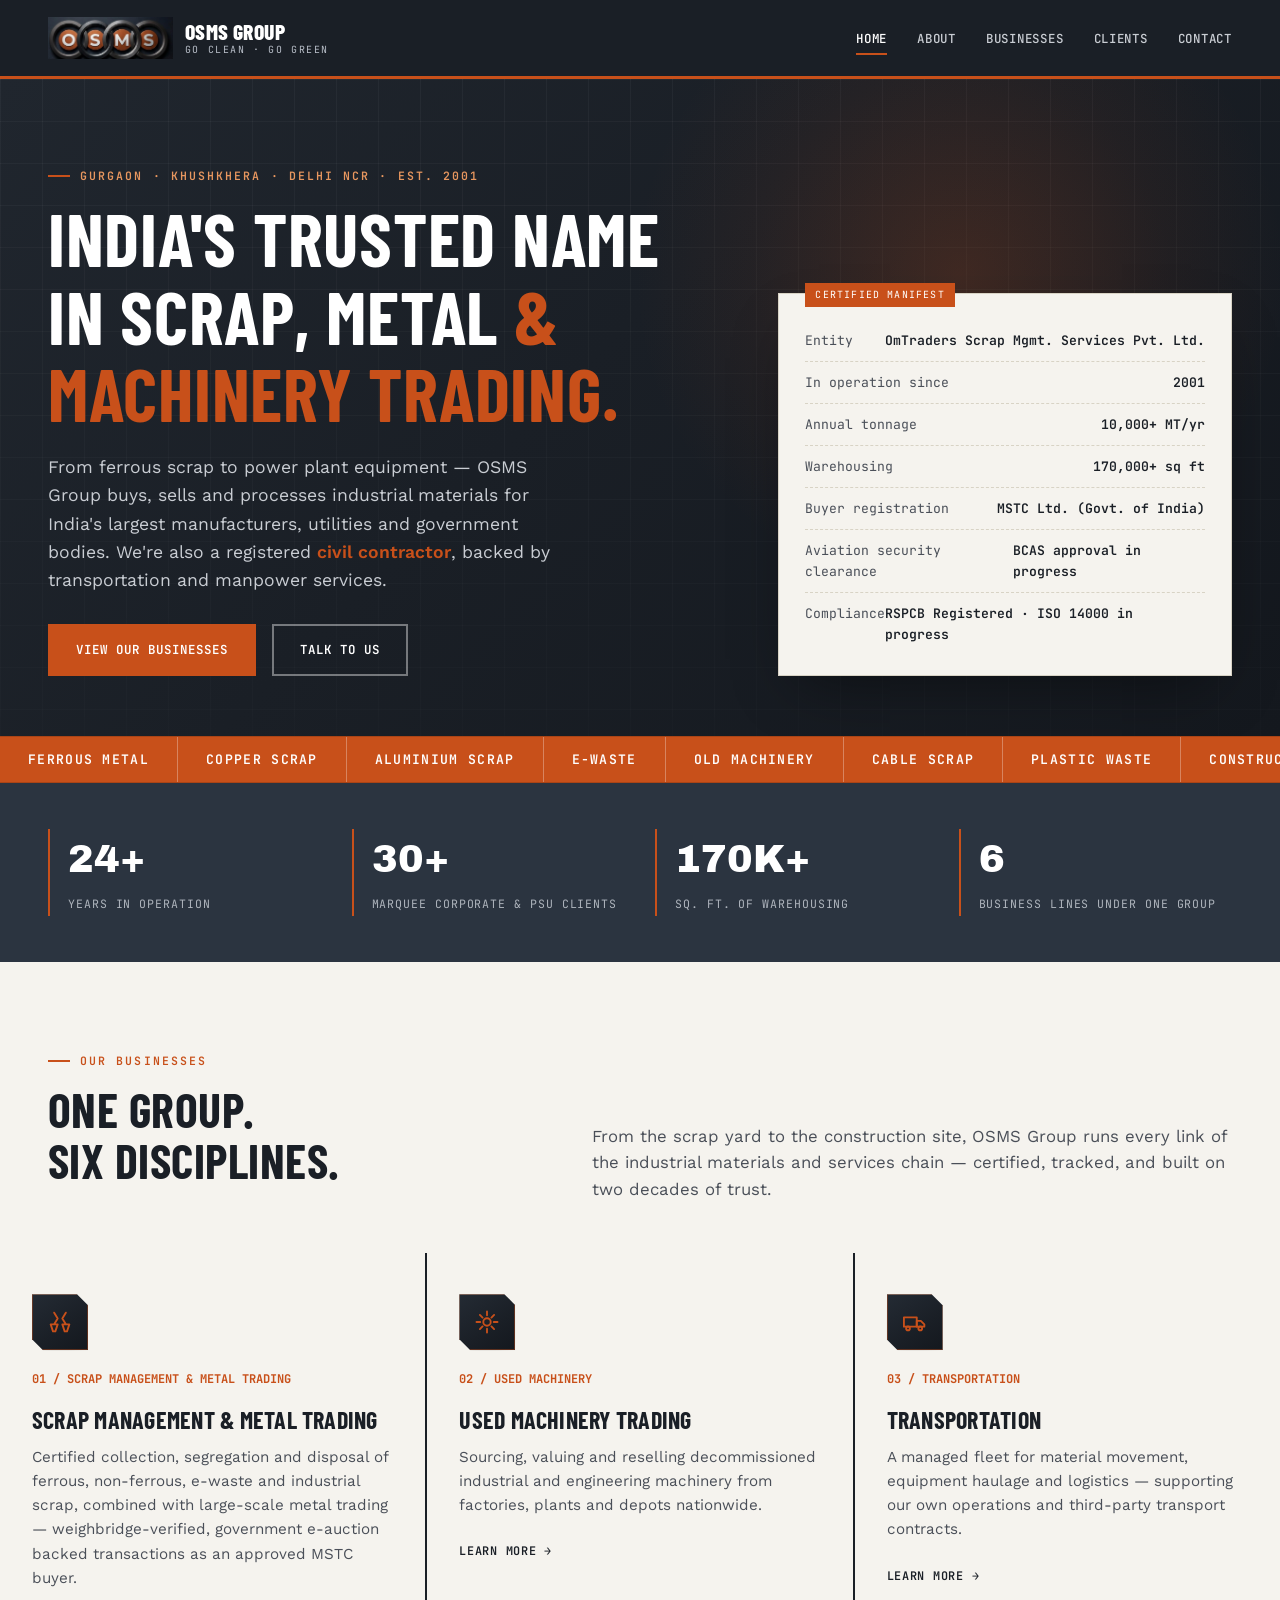
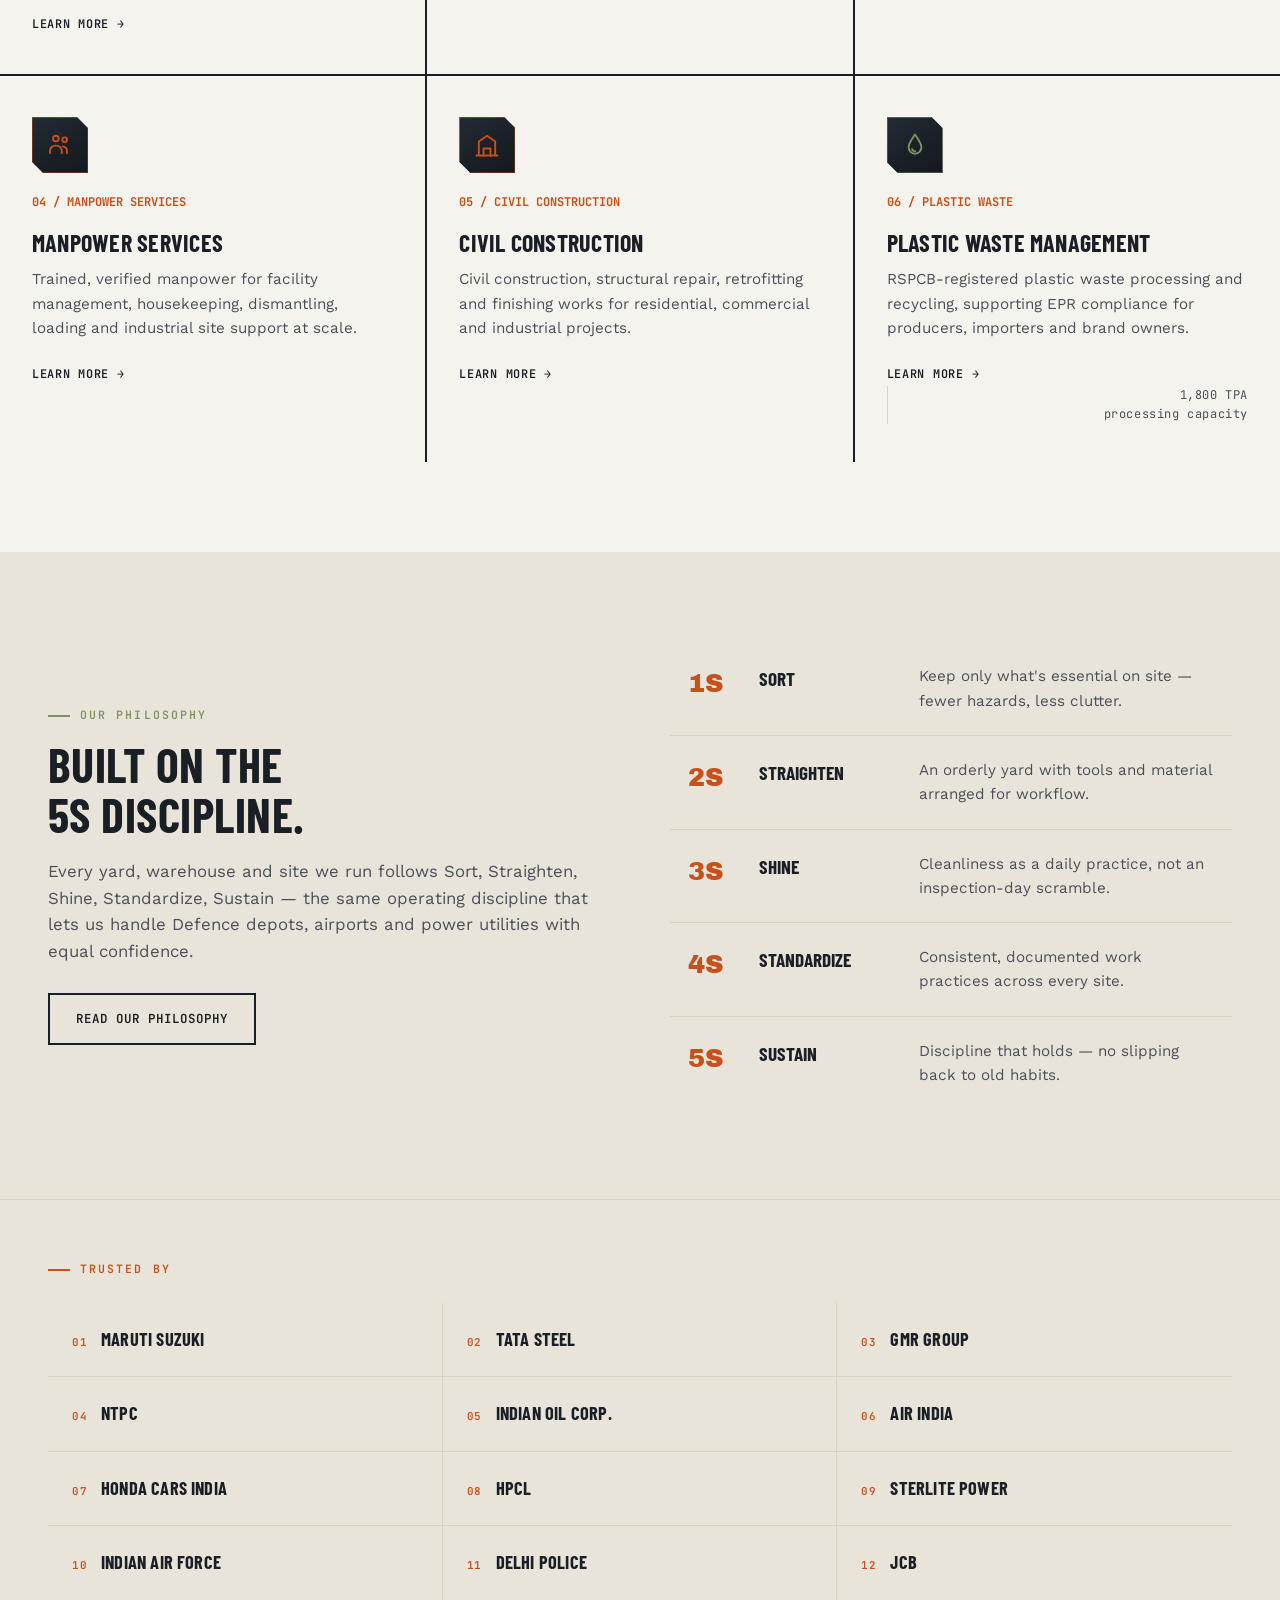
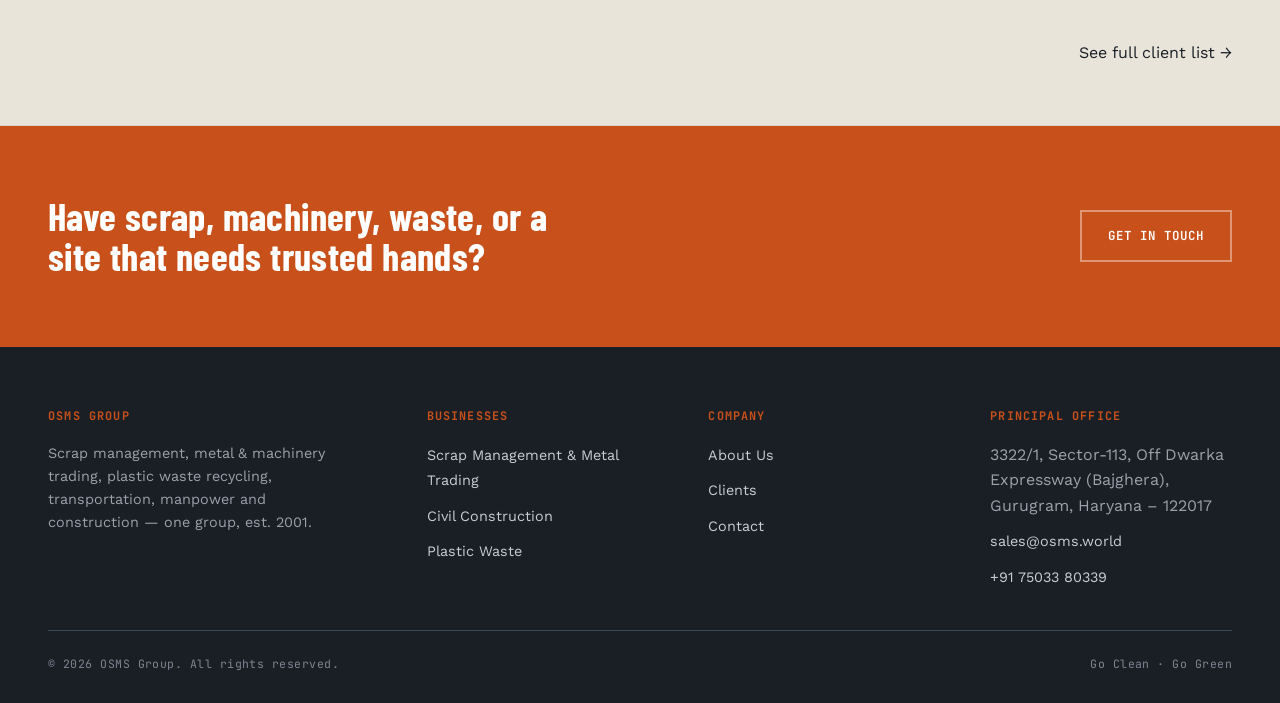
<file: index.html>
<!DOCTYPE html>
<html lang="en">
<head>
<meta charset="UTF-8">
<meta name="viewport" content="width=device-width, initial-scale=1.0">
<title>OSMS Group | Scrap, Recycling, Trading, Manpower &amp; Construction</title>
<meta name="description" content="OSMS Group — scrap management, metal &amp; machinery trading, plastic waste recycling, transportation, manpower and construction services, trusted by Maruti Suzuki, Tata Steel, NTPC, GMR, Air India and the Indian Armed Forces.">

<meta property="og:type" content="website">
<meta property="og:url" content="https://www.osms.world/">
<meta property="og:title" content="OSMS Group | Scrap, Recycling, Trading, Manpower &amp; Construction">
<meta property="og:description" content="From ferrous scrap to power plant equipment — OSMS Group buys, sells and processes industrial materials for India's largest manufacturers, utilities and government bodies. A registered civil contractor since 2001.">
<meta property="og:image" content="https://www.osms.world/header-logo.png">
<meta property="og:site_name" content="OSMS Group">

<meta name="twitter:card" content="summary">
<meta name="twitter:title" content="OSMS Group | Scrap, Recycling, Trading, Manpower &amp; Construction">
<meta name="twitter:description" content="India's trusted name in scrap, metal &amp; machinery trading. Also a registered civil contractor, est. 2001.">
<meta name="twitter:image" content="https://www.osms.world/header-logo.png">

<link rel="icon" href="favicon.ico" sizes="any">
<link rel="icon" type="image/png" sizes="32x32" href="favicon-32x32.png">
<link rel="icon" type="image/png" sizes="16x16" href="favicon-16x16.png">
<link rel="apple-touch-icon" sizes="180x180" href="apple-touch-icon.png">
<link rel="stylesheet" href="style.css">
</head>
<body>

<header class="site-header">
  <div class="wrap">
    <a href="index.html" class="brand">
      <img src="header-logo.png" alt="OSMS Group" class="brand-mark-img">
      <div class="brand-text">
        <span class="name">OSMS Group</span>
        <span class="tag">Go Clean · Go Green</span>
      </div>
    </a>
    <nav class="main-nav">
      <ul>
        <li><a href="index.html" class="active">Home</a></li>
        <li><a href="about.html">About</a></li>
        <li><a href="businesses.html">Businesses</a></li>
        <li><a href="clients.html">Clients</a></li>
        <li><a href="contact.html">Contact</a></li>
      </ul>
    </nav>
    <button class="nav-toggle" aria-label="Toggle menu" aria-expanded="false">&#9776;</button>
  </div>
</header>

<!-- HERO -->
<section class="hero">
  <div class="hero-grid-bg"></div>
  <div class="hero-glow"></div>
  <div class="wrap">
    <div class="hero-inner">
      <div class="fade-up">
        <p class="eyebrow on-dark">Gurgaon · Khushkhera · Delhi NCR · Est. 2001</p>
        <h1>India's trusted name in scrap, metal <span>&amp; machinery trading.</span></h1>
        <p class="hero-sub">From ferrous scrap to power plant equipment &mdash; OSMS Group buys, sells and processes industrial materials for India's largest manufacturers, utilities and government bodies. We're also a registered <span class="hl-rust">civil contractor</span>, backed by transportation and manpower services.</p>
        <div class="hero-cta">
          <a href="businesses.html" class="btn btn-rust">View Our Businesses</a>
          <a href="contact.html" class="btn btn-outline-light">Talk To Us</a>
        </div>
      </div>
      <div class="manifest-card fade-up">
        <div class="manifest-row"><span class="k">Entity</span><span class="v">OmTraders Scrap Mgmt. Services Pvt. Ltd.</span></div>
        <div class="manifest-row"><span class="k">In operation since</span><span class="v">2001</span></div>
        <div class="manifest-row"><span class="k">Annual tonnage</span><span class="v">10,000+ MT/yr</span></div>
        <div class="manifest-row"><span class="k">Warehousing</span><span class="v">170,000+ sq ft</span></div>
        <div class="manifest-row"><span class="k">Buyer registration</span><span class="v">MSTC Ltd. (Govt. of India)</span></div>
        <div class="manifest-row"><span class="k">Aviation security clearance</span><span class="v">BCAS approval in progress</span></div>
        <div class="manifest-row"><span class="k">Compliance</span><span class="v">RSPCB Registered &middot; ISO 14000 in progress</span></div>
      </div>
    </div>
  </div>
</section>

<!-- LEDGER MARQUEE -->
<div class="ledger-strip" aria-hidden="true">
  <div class="ledger-track">
    <span>FERROUS METAL</span><span>COPPER SCRAP</span><span>ALUMINIUM SCRAP</span><span>E-WASTE</span><span>OLD MACHINERY</span><span>CABLE SCRAP</span><span>PLASTIC WASTE</span><span>CONSTRUCTION SCRAP</span><span>AVIATION SCRAP</span><span>OIL SCRAP</span><span>PAPER WASTE</span>
    <span>FERROUS METAL</span><span>COPPER SCRAP</span><span>ALUMINIUM SCRAP</span><span>E-WASTE</span><span>OLD MACHINERY</span><span>CABLE SCRAP</span><span>PLASTIC WASTE</span><span>CONSTRUCTION SCRAP</span><span>AVIATION SCRAP</span><span>OIL SCRAP</span><span>PAPER WASTE</span>
  </div>
</div>

<!-- STAT BAR -->
<section class="stat-bar">
  <div class="wrap">
    <div class="stat-grid">
      <div class="stat fade-up">
        <span class="num">24+</span>
        <span class="label">Years in operation</span>
      </div>
      <div class="stat fade-up">
        <span class="num">30+</span>
        <span class="label">Marquee corporate &amp; PSU clients</span>
      </div>
      <div class="stat fade-up">
        <span class="num">170K+</span>
        <span class="label">Sq. ft. of warehousing</span>
      </div>
      <div class="stat fade-up">
        <span class="num">6</span>
        <span class="label">Business lines under one group</span>
      </div>
    </div>
  </div>
</section>

<!-- GROUP OVERVIEW -->
<section class="section">
  <div class="wrap">
    <div class="section-head fade-up">
      <div>
        <p class="eyebrow">Our Businesses</p>
        <h2 class="section-title">One group.<br>Six disciplines.</h2>
      </div>
      <p class="section-lede">From the scrap yard to the construction site, OSMS Group runs every link of the industrial materials and services chain &mdash; certified, tracked, and built on two decades of trust.</p>
    </div>
  </div>

  <div class="biz-grid fade-up">
    <div class="biz-card">
      <div class="biz-icon">
        <svg viewBox="0 0 24 24" fill="none" stroke="currentColor" stroke-width="1.5" stroke-linecap="round" stroke-linejoin="round" xmlns="http://www.w3.org/2000/svg">
          <path d="M7 4l3 5-3 5M17 4l-3 5 3 5M4 14h6l-2 6H6l-2-6zM14 14h6l-2 6h-2l-2-6z"/>
        </svg>
      </div>
      <span class="biz-no">01 / SCRAP MANAGEMENT &amp; METAL TRADING</span>
      <h3>Scrap Management &amp; Metal Trading</h3>
      <p>Certified collection, segregation and disposal of ferrous, non-ferrous, e-waste and industrial scrap, combined with large-scale metal trading &mdash; weighbridge-verified, government e-auction backed transactions as an approved MSTC buyer.</p>
      <a href="businesses.html#scrap-management" class="biz-link">Learn more</a>
    </div>
    <div class="biz-card">
      <div class="biz-icon">
        <svg viewBox="0 0 24 24" fill="none" stroke="currentColor" stroke-width="1.5" stroke-linecap="round" stroke-linejoin="round" xmlns="http://www.w3.org/2000/svg">
          <circle cx="12" cy="12" r="3.2"/>
          <path d="M12 3v3.2M12 17.8V21M21 12h-3.2M6.2 12H3M18.1 5.9l-2.3 2.3M8.2 15.8l-2.3 2.3M18.1 18.1l-2.3-2.3M8.2 8.2L5.9 5.9"/>
        </svg>
      </div>
      <span class="biz-no">02 / USED MACHINERY</span>
      <h3>Used Machinery Trading</h3>
      <p>Sourcing, valuing and reselling decommissioned industrial and engineering machinery from factories, plants and depots nationwide.</p>
      <a href="businesses.html#used-machinery" class="biz-link">Learn more</a>
    </div>
    <div class="biz-card">
      <div class="biz-icon">
        <svg viewBox="0 0 24 24" fill="none" stroke="currentColor" stroke-width="1.5" stroke-linecap="round" stroke-linejoin="round" xmlns="http://www.w3.org/2000/svg">
          <path d="M2.5 8h11v8h-11z"/>
          <path d="M13.5 11h3.5l3 3v2h-6.5z"/>
          <circle cx="6" cy="17.5" r="1.6"/>
          <circle cx="16.5" cy="17.5" r="1.6"/>
        </svg>
      </div>
      <span class="biz-no">03 / TRANSPORTATION</span>
      <h3>Transportation</h3>
      <p>A managed fleet for material movement, equipment haulage and logistics &mdash; supporting our own operations and third-party transport contracts.</p>
      <a href="businesses.html#transportation" class="biz-link">Learn more</a>
    </div>
    <div class="biz-card">
      <div class="biz-icon">
        <svg viewBox="0 0 24 24" fill="none" stroke="currentColor" stroke-width="1.5" stroke-linecap="round" stroke-linejoin="round" xmlns="http://www.w3.org/2000/svg">
          <circle cx="8.5" cy="6.5" r="2.4"/>
          <circle cx="16" cy="7.5" r="2"/>
          <path d="M3.5 19v-2.5c0-2.2 2.2-4 5-4s5 1.8 5 4V19"/>
          <path d="M14.5 13.2c1.9.4 3.5 1.8 3.5 3.6V19"/>
        </svg>
      </div>
      <span class="biz-no">04 / MANPOWER SERVICES</span>
      <h3>Manpower Services</h3>
      <p>Trained, verified manpower for facility management, housekeeping, dismantling, loading and industrial site support at scale.</p>
      <a href="businesses.html#manpower" class="biz-link">Learn more</a>
    </div>
    <div class="biz-card">
      <div class="biz-icon">
        <svg viewBox="0 0 24 24" fill="none" stroke="currentColor" stroke-width="1.5" stroke-linecap="round" stroke-linejoin="round" xmlns="http://www.w3.org/2000/svg">
          <path d="M3 21h18M5 21V9l7-5 7 5v12"/>
          <path d="M9 21v-6h6v6"/>
        </svg>
      </div>
      <span class="biz-no">05 / CIVIL CONSTRUCTION</span>
      <h3>Civil Construction</h3>
      <p>Civil construction, structural repair, retrofitting and finishing works for residential, commercial and industrial projects.</p>
      <a href="businesses.html#construction" class="biz-link">Learn more</a>
    </div>
    <div class="biz-card">
      <div>
        <div class="biz-icon olive-icon">
          <svg viewBox="0 0 24 24" fill="none" stroke="currentColor" stroke-width="1.5" stroke-linecap="round" stroke-linejoin="round" xmlns="http://www.w3.org/2000/svg">
            <path d="M12 3c2.2 3.4 5.5 7.6 5.5 11a5.5 5.5 0 1 1-11 0c0-3.4 3.3-7.6 5.5-11z"/>
            <path d="M9.5 15.5c.3 1.2 1.4 2 2.7 2"/>
          </svg>
        </div>
        <span class="biz-no">06 / PLASTIC WASTE</span>
        <h3>Plastic Waste Management</h3>
        <p>RSPCB-registered plastic waste processing and recycling, supporting EPR compliance for producers, importers and brand owners.</p>
        <a href="businesses.html#plastic-waste" class="biz-link">Learn more</a>
      </div>
      <div class="mono-tag" style="text-align:right; min-width:140px; border-left:1px solid var(--paper-line); padding-left:24px;">
        1,800 TPA<br>processing capacity
      </div>
    </div>
  </div>
</section>

<!-- WHY US / PHILOSOPHY TEASER -->
<section class="section section-alt">
  <div class="wrap">
    <div class="split">
      <div class="fade-up">
        <p class="eyebrow olive">Our Philosophy</p>
        <h2 class="section-title">Built on the<br>5S discipline.</h2>
        <p class="section-lede" style="margin-bottom:28px;">Every yard, warehouse and site we run follows Sort, Straighten, Shine, Standardize, Sustain &mdash; the same operating discipline that lets us handle Defence depots, airports and power utilities with equal confidence.</p>
        <a href="about.html" class="btn btn-outline-dark">Read Our Philosophy</a>
      </div>
      <div class="fade-up">
        <table class="s5-table">
          <tr><td class="s5-num">1S</td><td class="s5-name">Sort</td><td class="s5-desc">Keep only what's essential on site &mdash; fewer hazards, less clutter.</td></tr>
          <tr><td class="s5-num">2S</td><td class="s5-name">Straighten</td><td class="s5-desc">An orderly yard with tools and material arranged for workflow.</td></tr>
          <tr><td class="s5-num">3S</td><td class="s5-name">Shine</td><td class="s5-desc">Cleanliness as a daily practice, not an inspection-day scramble.</td></tr>
          <tr><td class="s5-num">4S</td><td class="s5-name">Standardize</td><td class="s5-desc">Consistent, documented work practices across every site.</td></tr>
          <tr><td class="s5-num">5S</td><td class="s5-name">Sustain</td><td class="s5-desc">Discipline that holds &mdash; no slipping back to old habits.</td></tr>
        </table>
      </div>
    </div>
  </div>
</section>

<!-- CLIENT TRUST STRIP -->
<section class="client-strip">
  <div class="wrap">
    <p class="eyebrow fade-up" style="margin-bottom:24px;">Trusted By</p>
    <div class="client-grid fade-up">
      <div class="client-name" data-index="01">Maruti Suzuki</div>
      <div class="client-name" data-index="02">Tata Steel</div>
      <div class="client-name" data-index="03">GMR Group</div>
      <div class="client-name" data-index="04">NTPC</div>
      <div class="client-name" data-index="05">Indian Oil Corp.</div>
      <div class="client-name" data-index="06">Air India</div>
      <div class="client-name" data-index="07">Honda Cars India</div>
      <div class="client-name" data-index="08">HPCL</div>
      <div class="client-name" data-index="09">Sterlite Power</div>
      <div class="client-name" data-index="10">Indian Air Force</div>
      <div class="client-name" data-index="11">Delhi Police</div>
      <div class="client-name" data-index="12">JCB</div>
    </div>
    <div class="text-center mt-40 fade-up" style="text-align:right;">
      <a href="clients.html" class="biz-link" style="color:var(--ink);">See full client list →</a>
    </div>
  </div>
</section>

<!-- CTA -->
<section class="cta-band">
  <div class="wrap">
    <h2>Have scrap, machinery, waste, or a site that needs trusted hands?</h2>
    <a href="contact.html" class="btn btn-outline-light">Get In Touch</a>
  </div>
</section>

<footer class="site-footer">
  <div class="wrap">
    <div class="footer-grid">
      <div>
        <h5>OSMS Group</h5>
        <p style="font-size:0.9rem; max-width:280px; color:#9BA1AB;">Scrap management, metal &amp; machinery trading, plastic waste recycling, transportation, manpower and construction &mdash; one group, est. 2001.</p>
      </div>
      <div>
        <h5>Businesses</h5>
        <ul>
          <li><a href="businesses.html#scrap-management">Scrap Management &amp; Metal Trading</a></li>
          <li><a href="businesses.html#construction">Civil Construction</a></li>
          <li><a href="businesses.html#plastic-waste">Plastic Waste</a></li>
        </ul>
      </div>
      <div>
        <h5>Company</h5>
        <ul>
          <li><a href="about.html">About Us</a></li>
          <li><a href="clients.html">Clients</a></li>
          <li><a href="contact.html">Contact</a></li>
        </ul>
      </div>
      <div>
        <h5>Principal Office</h5>
        <ul>
          <li style="color:#9BA1AB;">3322/1, Sector-113, Off Dwarka Expressway (Bajghera), Gurugram, Haryana &ndash; 122017</li>
          <li><a href="mailto:sales@osms.world">sales@osms.world</a></li>
          <li><a href="tel:+917503380339">+91 75033 80339</a></li>
        </ul>
      </div>
    </div>
    <div class="footer-bottom">
      <span>&copy; 2026 OSMS Group. All rights reserved.</span>
      <span>Go Clean &middot; Go Green</span>
    </div>
  </div>
</footer>

<script src="main.js"></script>
</body>
</html>
</file>
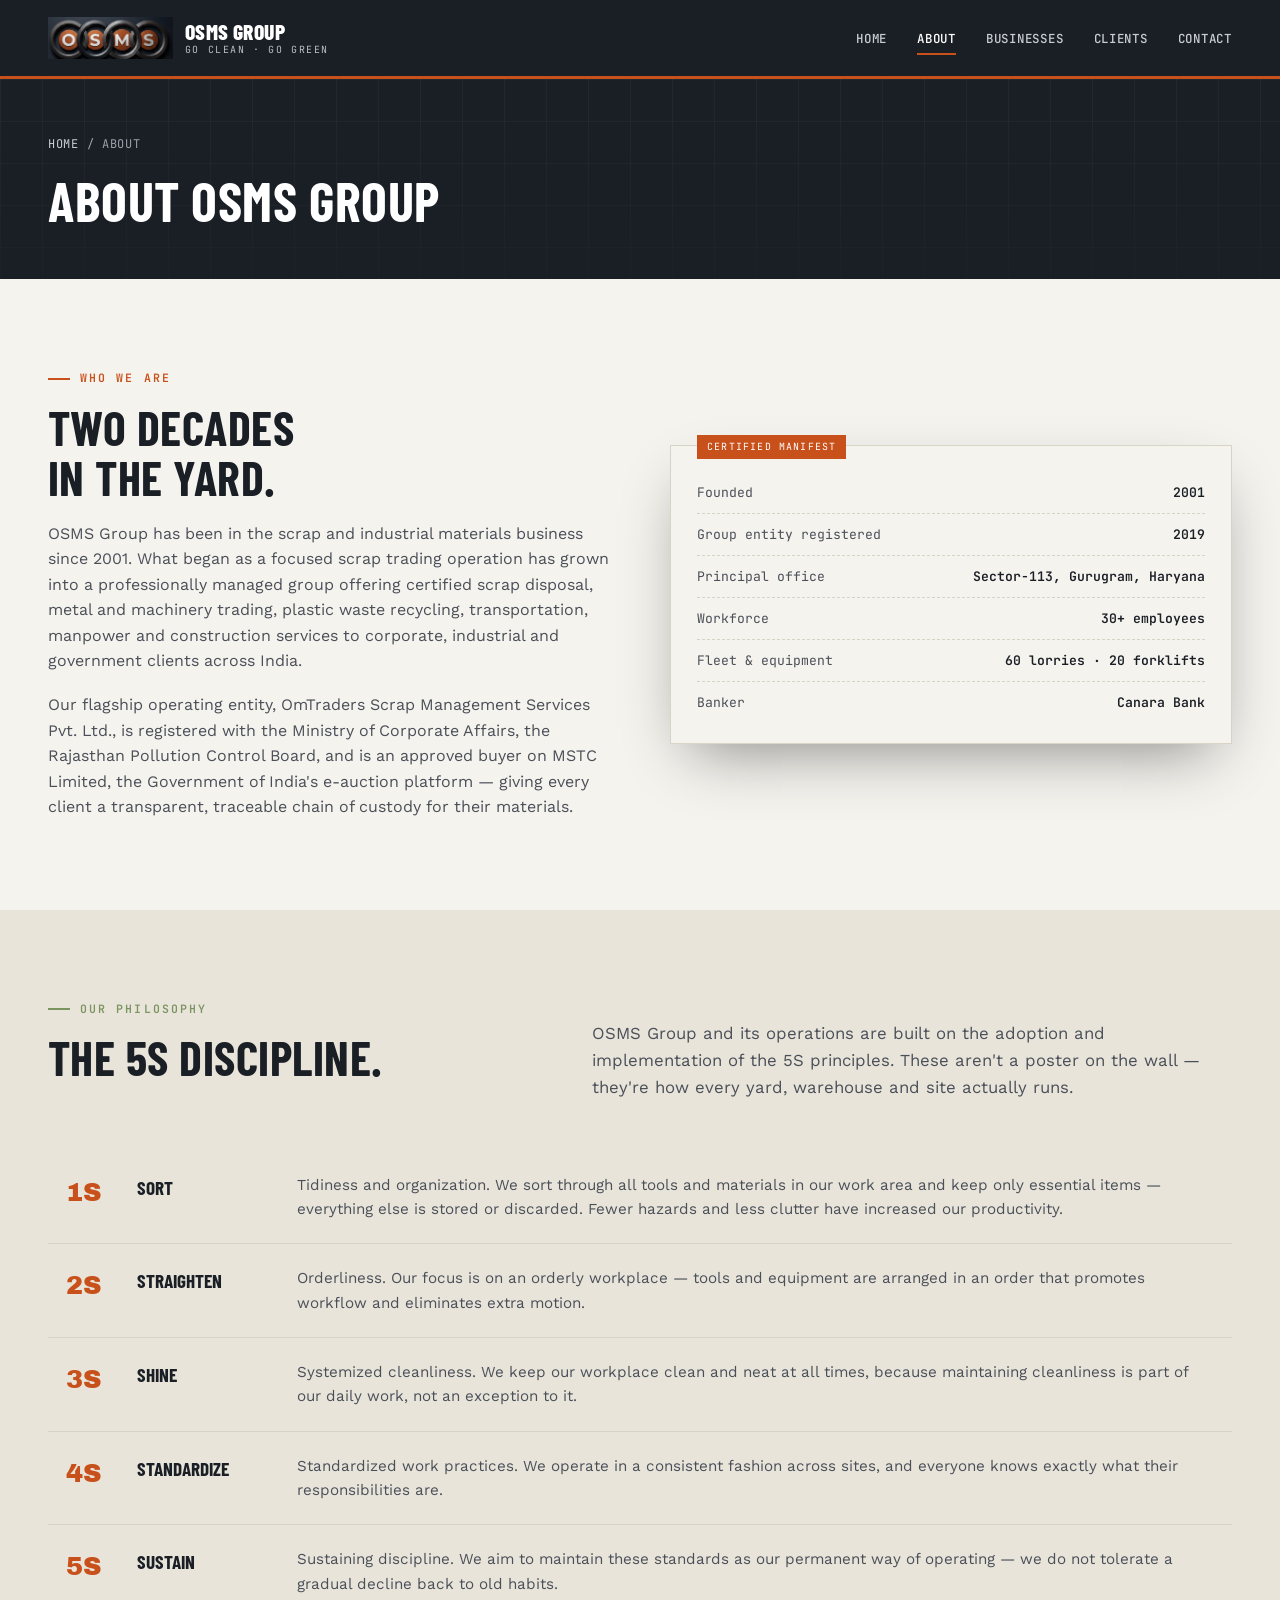
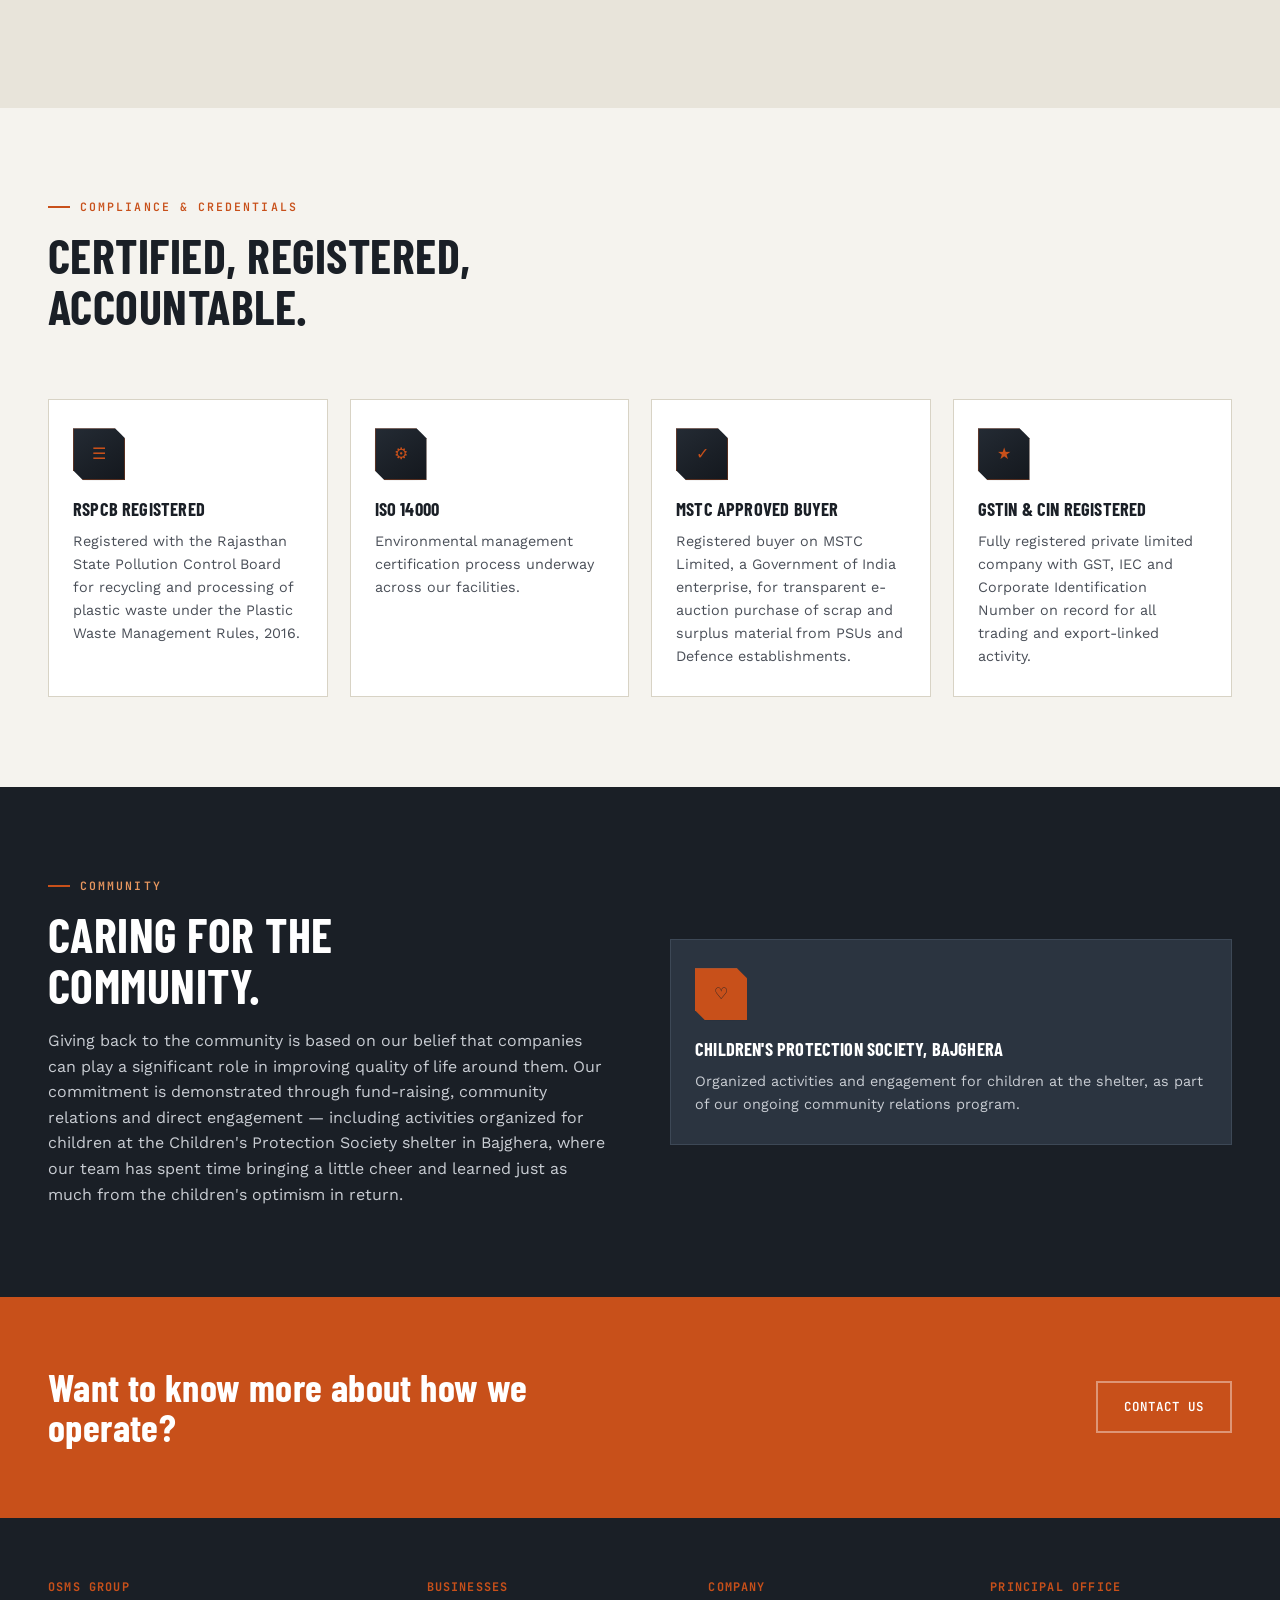
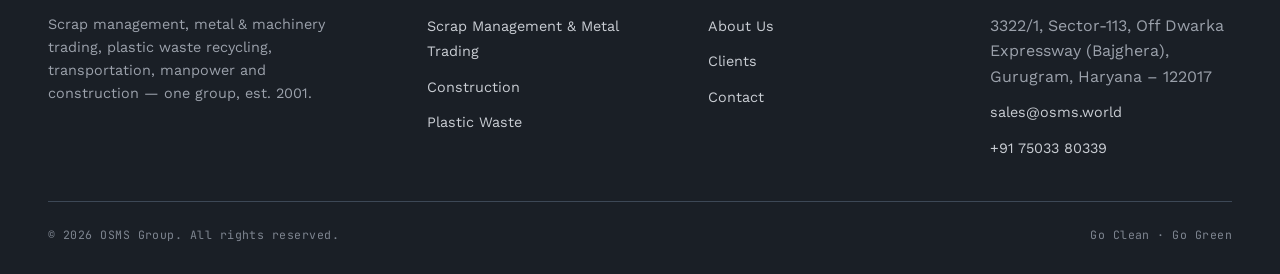
<file: about.html>
<!DOCTYPE html>
<html lang="en">
<head>
<meta charset="UTF-8">
<meta name="viewport" content="width=device-width, initial-scale=1.0">
<title>About Us | OSMS Group</title>
<meta name="description" content="OSMS Group has been in the scrap, recycling and industrial services business since 2001 &mdash; built on the 5S discipline and two decades of trusted operations.">
<link rel="icon" href="favicon.ico" sizes="any">
<link rel="icon" type="image/png" sizes="32x32" href="favicon-32x32.png">
<link rel="icon" type="image/png" sizes="16x16" href="favicon-16x16.png">
<link rel="apple-touch-icon" sizes="180x180" href="apple-touch-icon.png">
<link rel="stylesheet" href="style.css">
</head>
<body>

<header class="site-header">
  <div class="wrap">
    <a href="index.html" class="brand">
      <img src="header-logo.png" alt="OSMS Group" class="brand-mark-img">
      <div class="brand-text">
        <span class="name">OSMS Group</span>
        <span class="tag">Go Clean · Go Green</span>
      </div>
    </a>
    <nav class="main-nav">
      <ul>
        <li><a href="index.html">Home</a></li>
        <li><a href="about.html" class="active">About</a></li>
        <li><a href="businesses.html">Businesses</a></li>
        <li><a href="clients.html">Clients</a></li>
        <li><a href="contact.html">Contact</a></li>
      </ul>
    </nav>
    <button class="nav-toggle" aria-label="Toggle menu" aria-expanded="false">&#9776;</button>
  </div>
</header>

<section class="page-header">
  <div class="hero-grid-bg"></div>
  <div class="wrap" style="position:relative; z-index:2;">
    <p class="breadcrumb"><a href="index.html">Home</a> / About</p>
    <h1>About OSMS Group</h1>
  </div>
</section>

<section class="section">
  <div class="wrap">
    <div class="split">
      <div class="fade-up">
        <p class="eyebrow">Who We Are</p>
        <h2 class="section-title">Two decades<br>in the yard.</h2>
        <p style="color:var(--ink-soft); margin-bottom:18px;">OSMS Group has been in the scrap and industrial materials business since 2001. What began as a focused scrap trading operation has grown into a professionally managed group offering certified scrap disposal, metal and machinery trading, plastic waste recycling, transportation, manpower and construction services to corporate, industrial and government clients across India.</p>
        <p style="color:var(--ink-soft);">Our flagship operating entity, OmTraders Scrap Management Services Pvt. Ltd., is registered with the Ministry of Corporate Affairs, the Rajasthan Pollution Control Board, and is an approved buyer on MSTC Limited, the Government of India's e-auction platform &mdash; giving every client a transparent, traceable chain of custody for their materials.</p>
      </div>
      <div class="manifest-card fade-up">
        <div class="manifest-row"><span class="k">Founded</span><span class="v">2001</span></div>
        <div class="manifest-row"><span class="k">Group entity registered</span><span class="v">2019</span></div>
        <div class="manifest-row"><span class="k">Principal office</span><span class="v">Sector-113, Gurugram, Haryana</span></div>
        <div class="manifest-row"><span class="k">Workforce</span><span class="v">30+ employees</span></div>
        <div class="manifest-row"><span class="k">Fleet &amp; equipment</span><span class="v">60 lorries · 20 forklifts</span></div>
        <div class="manifest-row"><span class="k">Banker</span><span class="v">Canara Bank</span></div>
      </div>
    </div>
  </div>
</section>

<section class="section section-alt">
  <div class="wrap">
    <div class="section-head fade-up">
      <div>
        <p class="eyebrow olive">Our Philosophy</p>
        <h2 class="section-title">The 5S discipline.</h2>
      </div>
      <p class="section-lede">OSMS Group and its operations are built on the adoption and implementation of the 5S principles. These aren't a poster on the wall &mdash; they're how every yard, warehouse and site actually runs.</p>
    </div>
    <table class="s5-table fade-up">
      <tr>
        <td class="s5-num">1S</td>
        <td class="s5-name">Sort</td>
        <td class="s5-desc">Tidiness and organization. We sort through all tools and materials in our work area and keep only essential items &mdash; everything else is stored or discarded. Fewer hazards and less clutter have increased our productivity.</td>
      </tr>
      <tr>
        <td class="s5-num">2S</td>
        <td class="s5-name">Straighten</td>
        <td class="s5-desc">Orderliness. Our focus is on an orderly workplace &mdash; tools and equipment are arranged in an order that promotes workflow and eliminates extra motion.</td>
      </tr>
      <tr>
        <td class="s5-num">3S</td>
        <td class="s5-name">Shine</td>
        <td class="s5-desc">Systemized cleanliness. We keep our workplace clean and neat at all times, because maintaining cleanliness is part of our daily work, not an exception to it.</td>
      </tr>
      <tr>
        <td class="s5-num">4S</td>
        <td class="s5-name">Standardize</td>
        <td class="s5-desc">Standardized work practices. We operate in a consistent fashion across sites, and everyone knows exactly what their responsibilities are.</td>
      </tr>
      <tr>
        <td class="s5-num">5S</td>
        <td class="s5-name">Sustain</td>
        <td class="s5-desc">Sustaining discipline. We aim to maintain these standards as our permanent way of operating &mdash; we do not tolerate a gradual decline back to old habits.</td>
      </tr>
    </table>
  </div>
</section>

<section class="section">
  <div class="wrap">
    <div class="section-head fade-up">
      <div>
        <p class="eyebrow">Compliance &amp; Credentials</p>
        <h2 class="section-title">Certified, registered,<br>accountable.</h2>
      </div>
    </div>
    <div class="card-grid fade-up">
      <div class="info-card">
        <div class="icon-mark">&#9776;</div>
        <h4>RSPCB Registered</h4>
        <p>Registered with the Rajasthan State Pollution Control Board for recycling and processing of plastic waste under the Plastic Waste Management Rules, 2016.</p>
      </div>
      <div class="info-card">
        <div class="icon-mark">&#9881;</div>
        <h4>ISO 14000</h4>
        <p>Environmental management certification process underway across our facilities.</p>
      </div>
      <div class="info-card">
        <div class="icon-mark">&#10003;</div>
        <h4>MSTC Approved Buyer</h4>
        <p>Registered buyer on MSTC Limited, a Government of India enterprise, for transparent e-auction purchase of scrap and surplus material from PSUs and Defence establishments.</p>
      </div>
      <div class="info-card">
        <div class="icon-mark">&#9733;</div>
        <h4>GSTIN &amp; CIN Registered</h4>
        <p>Fully registered private limited company with GST, IEC and Corporate Identification Number on record for all trading and export-linked activity.</p>
      </div>
    </div>
  </div>
</section>

<section class="section section-dark">
  <div class="wrap">
    <div class="split">
      <div class="fade-up">
        <p class="eyebrow on-dark">Community</p>
        <h2 class="section-title">Caring for the<br>community.</h2>
        <p style="color:#C9CDD3;">Giving back to the community is based on our belief that companies can play a significant role in improving quality of life around them. Our commitment is demonstrated through fund-raising, community relations and direct engagement &mdash; including activities organized for children at the Children's Protection Society shelter in Bajghera, where our team has spent time bringing a little cheer and learned just as much from the children's optimism in return.</p>
      </div>
      <div class="fade-up">
        <div class="info-card" style="background:var(--slate); border-color:var(--slate-light);">
          <div class="icon-mark" style="background:var(--rust); color:var(--graphite);">&#9825;</div>
          <h4 style="color:var(--white);">Children's Protection Society, Bajghera</h4>
          <p style="color:#C9CDD3;">Organized activities and engagement for children at the shelter, as part of our ongoing community relations program.</p>
        </div>
      </div>
    </div>
  </div>
</section>

<section class="cta-band">
  <div class="wrap">
    <h2>Want to know more about how we operate?</h2>
    <a href="contact.html" class="btn btn-outline-light">Contact Us</a>
  </div>
</section>

<footer class="site-footer">
  <div class="wrap">
    <div class="footer-grid">
      <div>
        <h5>OSMS Group</h5>
        <p style="font-size:0.9rem; max-width:280px; color:#9BA1AB;">Scrap management, metal &amp; machinery trading, plastic waste recycling, transportation, manpower and construction &mdash; one group, est. 2001.</p>
      </div>
      <div>
        <h5>Businesses</h5>
        <ul>
          <li><a href="businesses.html#scrap-management">Scrap Management &amp; Metal Trading</a></li>
          <li><a href="businesses.html#construction">Construction</a></li>
          <li><a href="businesses.html#plastic-waste">Plastic Waste</a></li>
        </ul>
      </div>
      <div>
        <h5>Company</h5>
        <ul>
          <li><a href="about.html">About Us</a></li>
          <li><a href="clients.html">Clients</a></li>
          <li><a href="contact.html">Contact</a></li>
        </ul>
      </div>
      <div>
        <h5>Principal Office</h5>
        <ul>
          <li style="color:#9BA1AB;">3322/1, Sector-113, Off Dwarka Expressway (Bajghera), Gurugram, Haryana &ndash; 122017</li>
          <li><a href="mailto:sales@osms.world">sales@osms.world</a></li>
          <li><a href="tel:+917503380339">+91 75033 80339</a></li>
        </ul>
      </div>
    </div>
    <div class="footer-bottom">
      <span>&copy; 2026 OSMS Group. All rights reserved.</span>
      <span>Go Clean &middot; Go Green</span>
    </div>
  </div>
</footer>

<script src="main.js"></script>
</body>
</html>
</file>
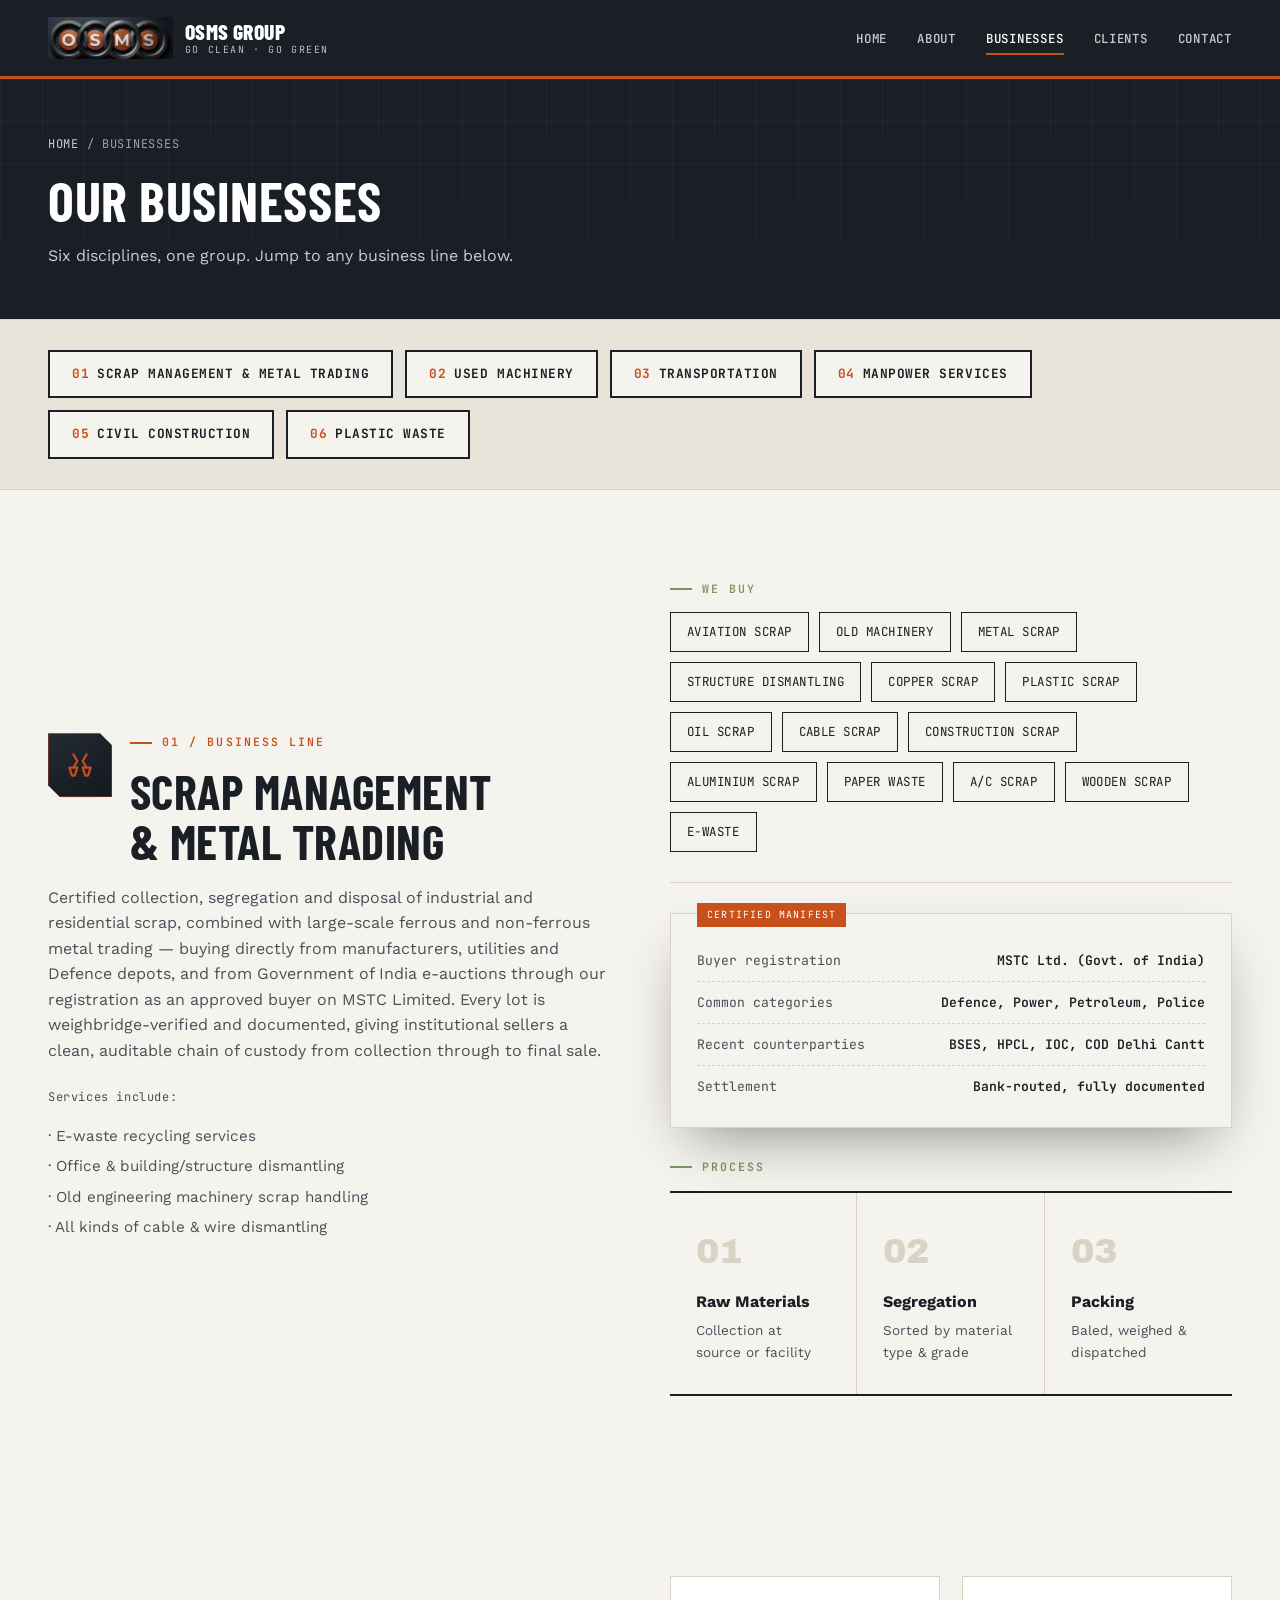
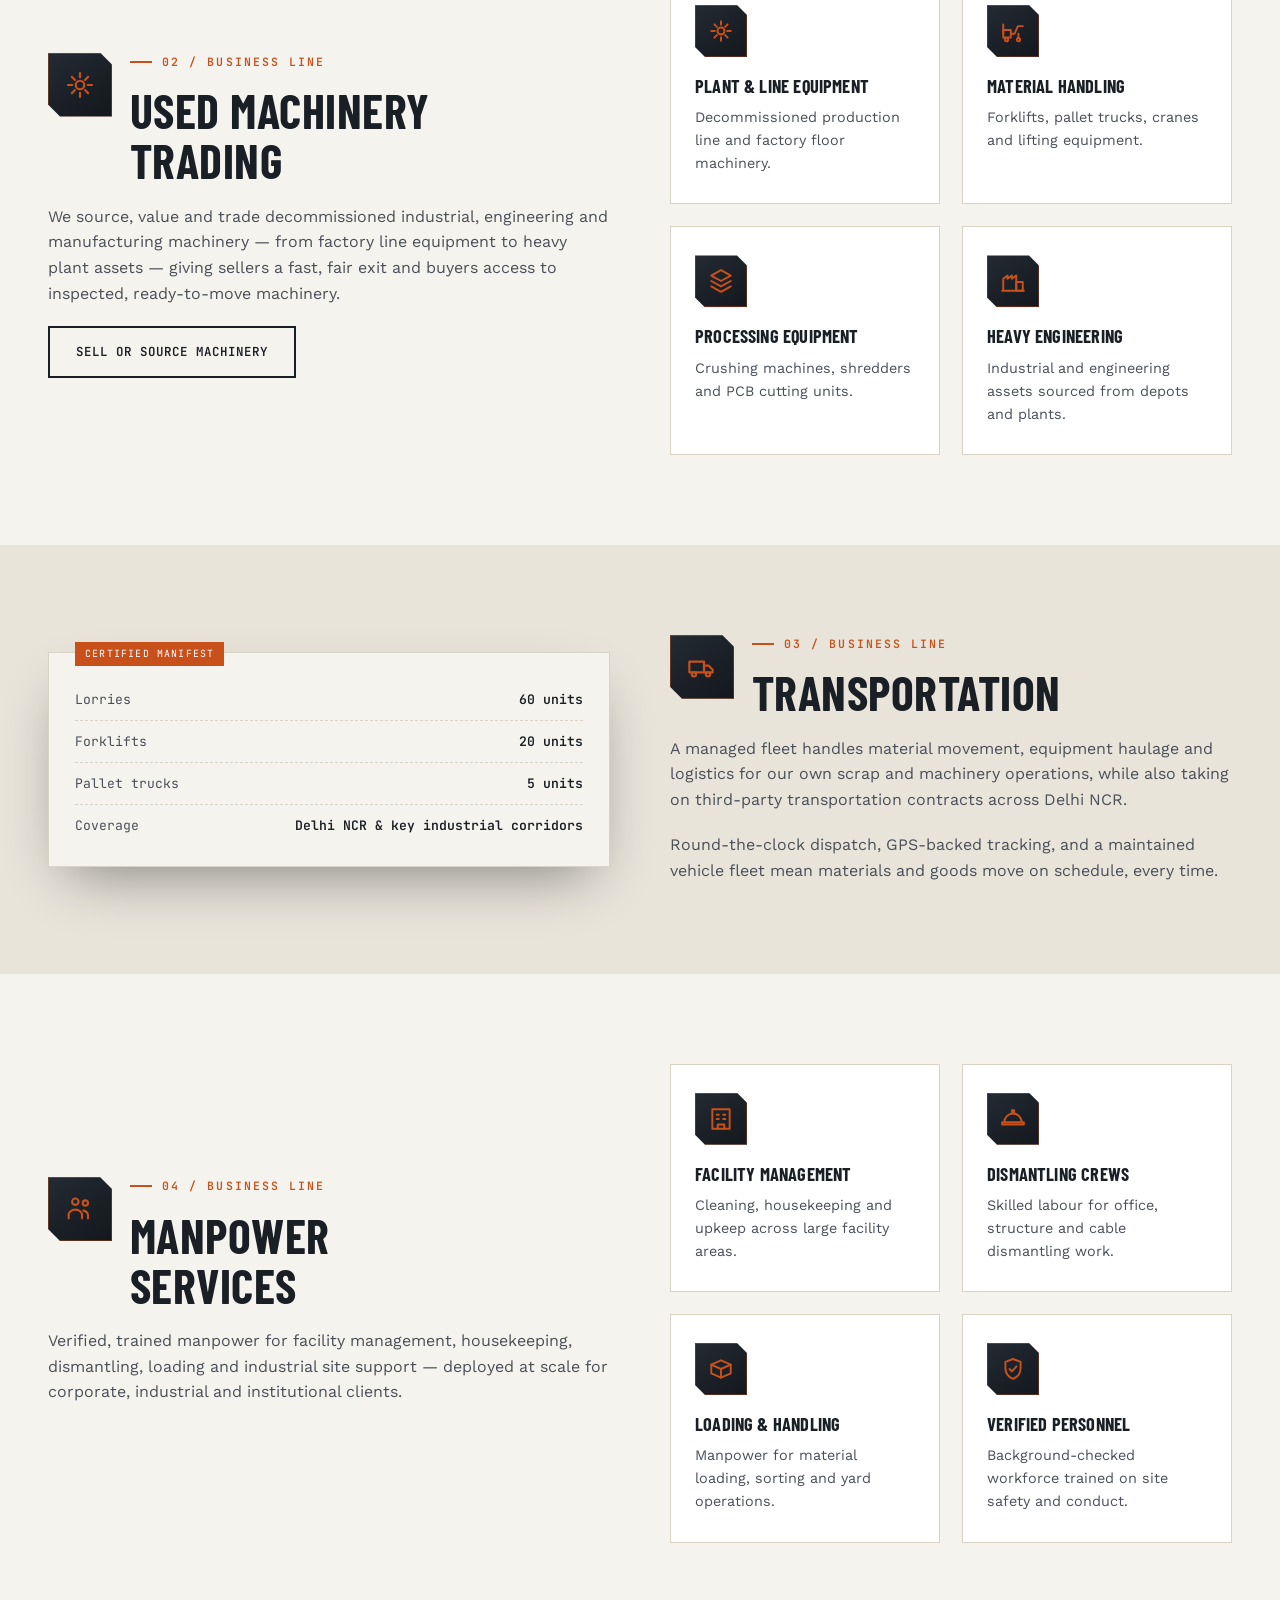
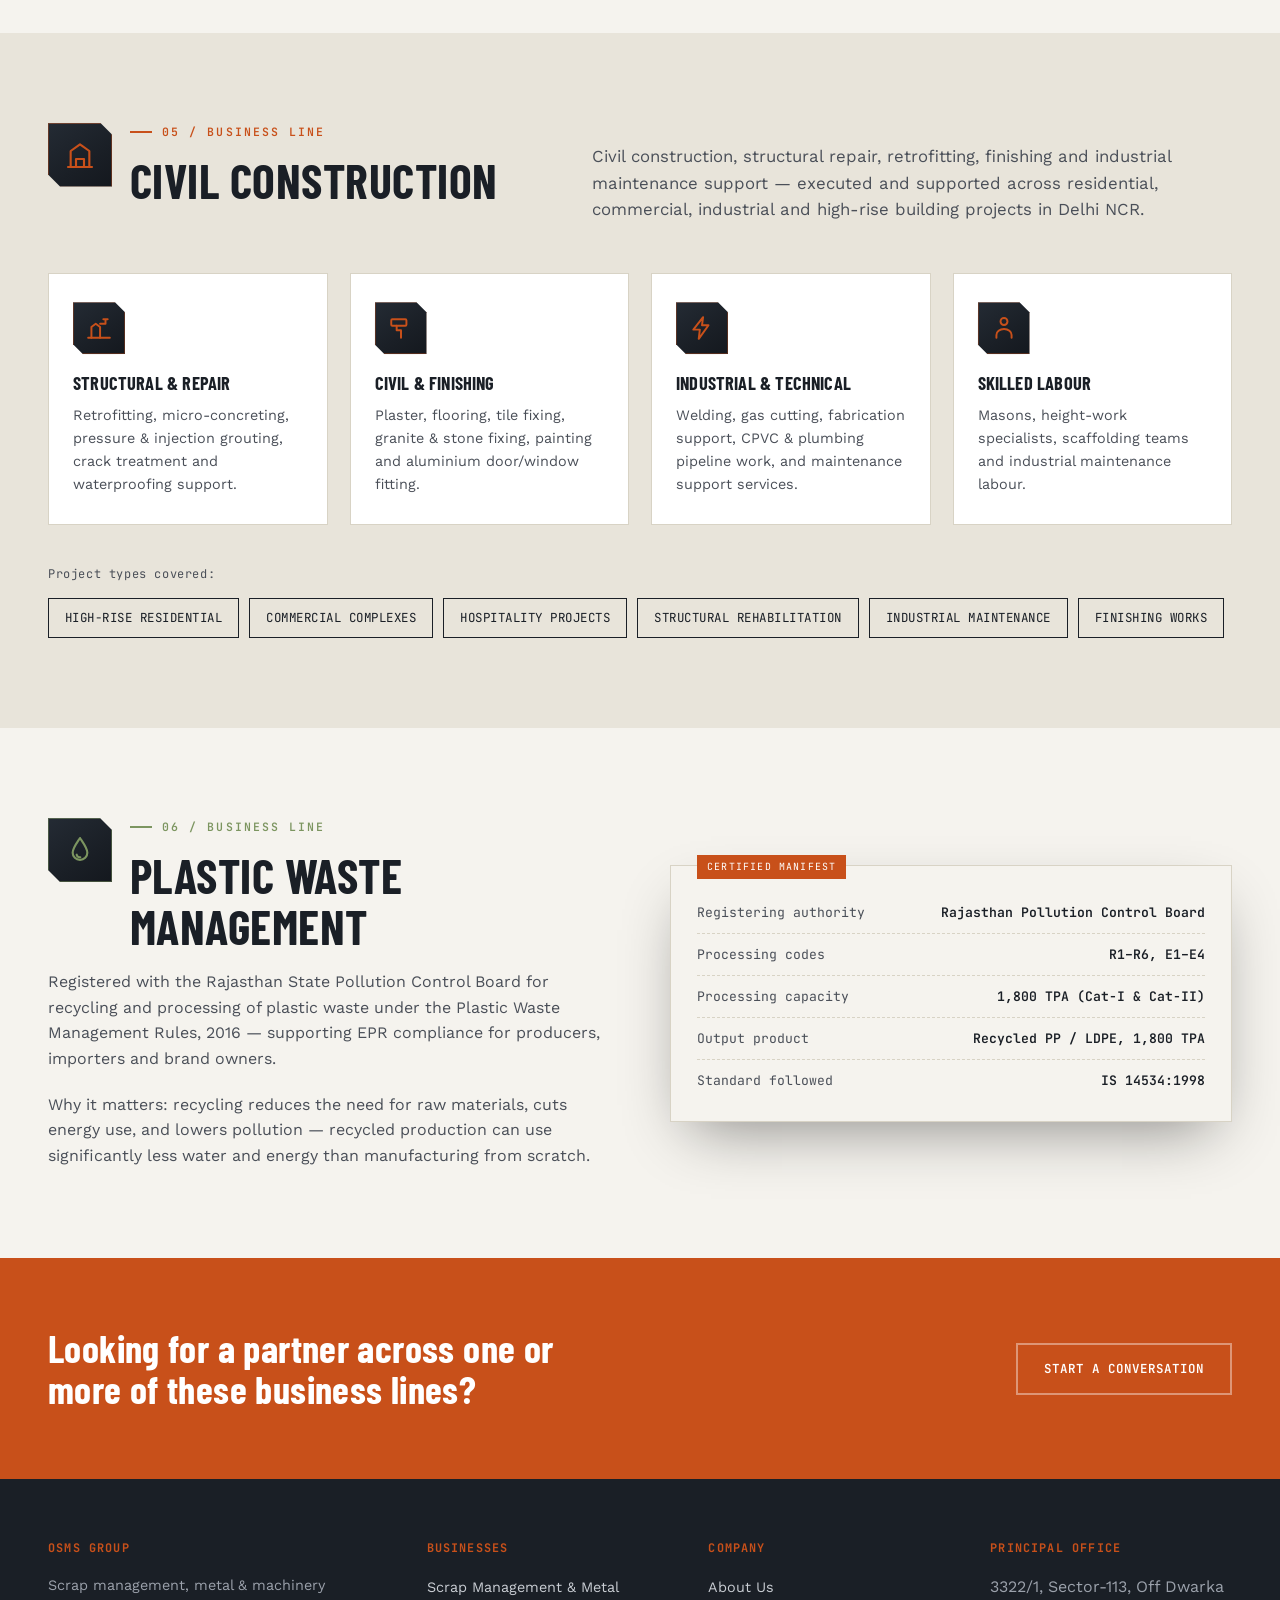
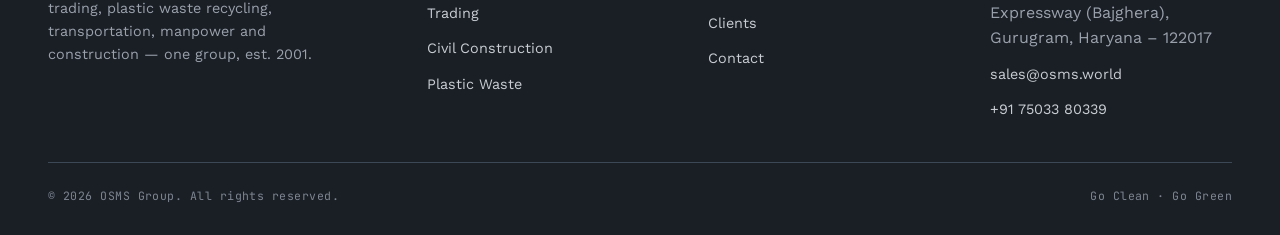
<file: businesses.html>
<!DOCTYPE html>
<html lang="en">
<head>
<meta charset="UTF-8">
<meta name="viewport" content="width=device-width, initial-scale=1.0">
<title>Our Businesses | Scrap, Machinery, Transport, Manpower &amp; Civil Construction | OSMS Group</title>
<meta name="description" content="OSMS Group's six business lines: scrap management &amp; metal trading, used machinery trading, transportation, manpower services, civil construction and plastic waste management.">

<meta property="og:type" content="website">
<meta property="og:url" content="https://www.osms.world/businesses.html">
<meta property="og:title" content="Our Businesses | OSMS Group">
<meta property="og:description" content="Scrap management & metal trading, used machinery, transportation, manpower, civil construction and plastic waste management — six disciplines under one group.">
<meta property="og:image" content="https://www.osms.world/header-logo.png">
<meta property="og:site_name" content="OSMS Group">

<meta name="twitter:card" content="summary">
<meta name="twitter:title" content="Our Businesses | OSMS Group">
<meta name="twitter:description" content="Six business lines, one group: scrap, machinery, transport, manpower, civil construction and plastic waste management.">
<meta name="twitter:image" content="https://www.osms.world/header-logo.png">

<link rel="icon" href="favicon.ico" sizes="any">
<link rel="icon" type="image/png" sizes="32x32" href="favicon-32x32.png">
<link rel="icon" type="image/png" sizes="16x16" href="favicon-16x16.png">
<link rel="apple-touch-icon" sizes="180x180" href="apple-touch-icon.png">
<link rel="stylesheet" href="style.css">
</head>
<body>

<header class="site-header">
  <div class="wrap">
    <a href="index.html" class="brand">
      <img src="header-logo.png" alt="OSMS Group" class="brand-mark-img">
      <div class="brand-text">
        <span class="name">OSMS Group</span>
        <span class="tag">Go Clean &middot; Go Green</span>
      </div>
    </a>
    <nav class="main-nav">
      <ul>
        <li><a href="index.html">Home</a></li>
        <li><a href="about.html">About</a></li>
        <li><a href="businesses.html" class="active">Businesses</a></li>
        <li><a href="clients.html">Clients</a></li>
        <li><a href="contact.html">Contact</a></li>
      </ul>
    </nav>
    <button class="nav-toggle" aria-label="Toggle menu" aria-expanded="false">&#9776;</button>
  </div>
</header>

<section class="page-header">
  <div class="hero-grid-bg"></div>
  <div class="wrap" style="position:relative; z-index:2;">
    <p class="breadcrumb"><a href="index.html">Home</a> / Businesses</p>
    <h1>Our Businesses</h1>
    <p style="color:#C9CDD3; max-width:560px; margin-top:14px;">Six disciplines, one group. Jump to any business line below.</p>
  </div>
</section>

<!-- QUICK JUMP -->
<div class="client-strip" style="padding:30px 0;">
  <div class="wrap">
    <div class="jump-nav">
      <a href="#scrap-management" class="jump-pill"><span class="jp-num">01</span>Scrap Management &amp; Metal Trading</a>
      <a href="#used-machinery" class="jump-pill"><span class="jp-num">02</span>Used Machinery</a>
      <a href="#transportation" class="jump-pill"><span class="jp-num">03</span>Transportation</a>
      <a href="#manpower" class="jump-pill"><span class="jp-num">04</span>Manpower Services</a>
      <a href="#construction" class="jump-pill"><span class="jp-num">05</span>Civil Construction</a>
      <a href="#plastic-waste" class="jump-pill"><span class="jp-num">06</span>Plastic Waste</a>
    </div>
  </div>
</div>

<!-- 01 SCRAP MANAGEMENT -->
<section class="section" id="scrap-management">
  <div class="wrap">
    <div class="split">
      <div class="fade-up">
        <div class="section-icon-row">
          <div class="section-icon">
            <svg viewBox="0 0 24 24" fill="none" stroke="currentColor" stroke-width="1.5" stroke-linecap="round" stroke-linejoin="round" xmlns="http://www.w3.org/2000/svg">
              <path d="M7 4l3 5-3 5M17 4l-3 5 3 5M4 14h6l-2 6H6l-2-6zM14 14h6l-2 6h-2l-2-6z"/>
            </svg>
          </div>
          <div>
            <p class="eyebrow">01 / Business Line</p>
            <h2 class="section-title">Scrap Management<br>&amp; Metal Trading</h2>
          </div>
        </div>
        <p style="color:var(--ink-soft); margin-bottom: 24px;">Certified collection, segregation and disposal of industrial and residential scrap, combined with large-scale ferrous and non-ferrous metal trading &mdash; buying directly from manufacturers, utilities and Defence depots, and from Government of India e-auctions through our registration as an approved buyer on MSTC Limited. Every lot is weighbridge-verified and documented, giving institutional sellers a clean, auditable chain of custody from collection through to final sale.</p>
        <p class="mono-tag">Services include:</p>
        <ul style="margin-top:14px; color:var(--ink-soft); font-size:0.95rem; line-height:2;">
          <li>&middot; E-waste recycling services</li>
          <li>&middot; Office &amp; building/structure dismantling</li>
          <li>&middot; Old engineering machinery scrap handling</li>
          <li>&middot; All kinds of cable &amp; wire dismantling</li>
        </ul>
      </div>
      <div class="fade-up">
        <p class="eyebrow olive">We Buy</p>
        <div class="tag-cloud">
          <span class="tag-pill">Aviation Scrap</span>
          <span class="tag-pill">Old Machinery</span>
          <span class="tag-pill">Metal Scrap</span>
          <span class="tag-pill">Structure Dismantling</span>
          <span class="tag-pill">Copper Scrap</span>
          <span class="tag-pill">Plastic Scrap</span>
          <span class="tag-pill">Oil Scrap</span>
          <span class="tag-pill">Cable Scrap</span>
          <span class="tag-pill">Construction Scrap</span>
          <span class="tag-pill">Aluminium Scrap</span>
          <span class="tag-pill">Paper Waste</span>
          <span class="tag-pill">A/C Scrap</span>
          <span class="tag-pill">Wooden Scrap</span>
          <span class="tag-pill">E-Waste</span>
        </div>
        <div class="divider" style="margin: 30px 0;"></div>
        <div class="manifest-card" style="margin-bottom:30px;">
          <div class="manifest-row"><span class="k">Buyer registration</span><span class="v">MSTC Ltd. (Govt. of India)</span></div>
          <div class="manifest-row"><span class="k">Common categories</span><span class="v">Defence, Power, Petroleum, Police</span></div>
          <div class="manifest-row"><span class="k">Recent counterparties</span><span class="v">BSES, HPCL, IOC, COD Delhi Cantt</span></div>
          <div class="manifest-row"><span class="k">Settlement</span><span class="v">Bank-routed, fully documented</span></div>
        </div>
        <p class="eyebrow olive">Process</p>
        <div class="process-row">
          <div class="process-step">
            <span class="step-num">01</span>
            <strong>Raw Materials</strong>
            <p style="font-size:0.85rem; color:var(--ink-soft); margin-top:6px;">Collection at source or facility</p>
          </div>
          <div class="process-step">
            <span class="step-num">02</span>
            <strong>Segregation</strong>
            <p style="font-size:0.85rem; color:var(--ink-soft); margin-top:6px;">Sorted by material type &amp; grade</p>
          </div>
          <div class="process-step">
            <span class="step-num">03</span>
            <strong>Packing</strong>
            <p style="font-size:0.85rem; color:var(--ink-soft); margin-top:6px;">Baled, weighed &amp; dispatched</p>
          </div>
        </div>
      </div>
    </div>
  </div>
</section>

<!-- 02 USED MACHINERY -->
<section class="section" id="used-machinery">
  <div class="wrap">
    <div class="split">
      <div class="fade-up">
        <div class="section-icon-row">
          <div class="section-icon">
            <svg viewBox="0 0 24 24" fill="none" stroke="currentColor" stroke-width="1.5" stroke-linecap="round" stroke-linejoin="round" xmlns="http://www.w3.org/2000/svg">
              <circle cx="12" cy="12" r="3.2"/>
              <path d="M12 3v3.2M12 17.8V21M21 12h-3.2M6.2 12H3M18.1 5.9l-2.3 2.3M8.2 15.8l-2.3 2.3M18.1 18.1l-2.3-2.3M8.2 8.2L5.9 5.9"/>
            </svg>
          </div>
          <div>
            <p class="eyebrow">02 / Business Line</p>
            <h2 class="section-title">Used Machinery<br>Trading</h2>
          </div>
        </div>
        <p style="color:var(--ink-soft); margin-bottom:20px;">We source, value and trade decommissioned industrial, engineering and manufacturing machinery &mdash; from factory line equipment to heavy plant assets &mdash; giving sellers a fast, fair exit and buyers access to inspected, ready-to-move machinery.</p>
        <a href="contact.html" class="btn btn-outline-dark">Sell or Source Machinery</a>
      </div>
      <div class="fade-up">
        <div class="card-grid" style="grid-template-columns: 1fr 1fr;">
          <div class="info-card">
            <div class="icon-mark">
              <svg viewBox="0 0 24 24" fill="none" stroke="currentColor" stroke-width="1.8" stroke-linecap="round" stroke-linejoin="round" xmlns="http://www.w3.org/2000/svg">
                <circle cx="12" cy="12" r="3.2"/>
                <path d="M12 3v3.2M12 17.8V21M21 12h-3.2M6.2 12H3M18.1 5.9l-2.3 2.3M8.2 15.8l-2.3 2.3M18.1 18.1l-2.3-2.3M8.2 8.2L5.9 5.9"/>
              </svg>
            </div>
            <h4>Plant &amp; Line Equipment</h4>
            <p>Decommissioned production line and factory floor machinery.</p>
          </div>
          <div class="info-card">
            <div class="icon-mark">
              <svg viewBox="0 0 24 24" fill="none" stroke="currentColor" stroke-width="1.8" stroke-linecap="round" stroke-linejoin="round" xmlns="http://www.w3.org/2000/svg">
                <rect x="3" y="11" width="7" height="7"/>
                <path d="M10 14.5h3.5l3-7H21"/>
                <path d="M3 6v8.5"/>
                <circle cx="6" cy="20" r="1.5"/>
                <circle cx="17" cy="20" r="1.5"/>
                <path d="M17 18.5v-4"/>
              </svg>
            </div>
            <h4>Material Handling</h4>
            <p>Forklifts, pallet trucks, cranes and lifting equipment.</p>
          </div>
          <div class="info-card">
            <div class="icon-mark">
              <svg viewBox="0 0 24 24" fill="none" stroke="currentColor" stroke-width="1.8" stroke-linecap="round" stroke-linejoin="round" xmlns="http://www.w3.org/2000/svg">
                <path d="M12 2L3 7l9 5 9-5-9-5z"/>
                <path d="M3 12l9 5 9-5"/>
                <path d="M3 17l9 5 9-5"/>
              </svg>
            </div>
            <h4>Processing Equipment</h4>
            <p>Crushing machines, shredders and PCB cutting units.</p>
          </div>
          <div class="info-card">
            <div class="icon-mark">
              <svg viewBox="0 0 24 24" fill="none" stroke="currentColor" stroke-width="1.8" stroke-linecap="round" stroke-linejoin="round" xmlns="http://www.w3.org/2000/svg">
                <path d="M3 21V10l4-3v3l4-3v3l4-3v13"/>
                <rect x="15" y="13" width="6" height="8"/>
                <path d="M2 21h20"/>
              </svg>
            </div>
            <h4>Heavy Engineering</h4>
            <p>Industrial and engineering assets sourced from depots and plants.</p>
          </div>
        </div>
      </div>
    </div>
  </div>
</section>

<!-- 04 TRANSPORTATION -->
<section class="section section-alt" id="transportation">
  <div class="wrap">
    <div class="split">
      <div class="fade-up" style="order:2;">
        <div class="section-icon-row">
          <div class="section-icon">
            <svg viewBox="0 0 24 24" fill="none" stroke="currentColor" stroke-width="1.5" stroke-linecap="round" stroke-linejoin="round" xmlns="http://www.w3.org/2000/svg">
              <path d="M2.5 8h11v8h-11z"/>
              <path d="M13.5 11h3.5l3 3v2h-6.5z"/>
              <circle cx="6" cy="17.5" r="1.6"/>
              <circle cx="16.5" cy="17.5" r="1.6"/>
            </svg>
          </div>
          <div>
            <p class="eyebrow">03 / Business Line</p>
            <h2 class="section-title">Transportation</h2>
          </div>
        </div>
        <p style="color:var(--ink-soft); margin-bottom:20px;">A managed fleet handles material movement, equipment haulage and logistics for our own scrap and machinery operations, while also taking on third-party transportation contracts across Delhi NCR.</p>
        <p style="color:var(--ink-soft);">Round-the-clock dispatch, GPS-backed tracking, and a maintained vehicle fleet mean materials and goods move on schedule, every time.</p>
      </div>
      <div class="manifest-card fade-up" style="order:1;">
        <div class="manifest-row"><span class="k">Lorries</span><span class="v">60 units</span></div>
        <div class="manifest-row"><span class="k">Forklifts</span><span class="v">20 units</span></div>
        <div class="manifest-row"><span class="k">Pallet trucks</span><span class="v">5 units</span></div>
        <div class="manifest-row"><span class="k">Coverage</span><span class="v">Delhi NCR &amp; key industrial corridors</span></div>
      </div>
    </div>
  </div>
</section>

<!-- 05 MANPOWER -->
<section class="section" id="manpower">
  <div class="wrap">
    <div class="split">
      <div class="fade-up">
        <div class="section-icon-row">
          <div class="section-icon">
            <svg viewBox="0 0 24 24" fill="none" stroke="currentColor" stroke-width="1.5" stroke-linecap="round" stroke-linejoin="round" xmlns="http://www.w3.org/2000/svg">
              <circle cx="8.5" cy="6.5" r="2.4"/>
              <circle cx="16" cy="7.5" r="2"/>
              <path d="M3.5 19v-2.5c0-2.2 2.2-4 5-4s5 1.8 5 4V19"/>
              <path d="M14.5 13.2c1.9.4 3.5 1.8 3.5 3.6V19"/>
            </svg>
          </div>
          <div>
            <p class="eyebrow">04 / Business Line</p>
            <h2 class="section-title">Manpower<br>Services</h2>
          </div>
        </div>
        <p style="color:var(--ink-soft); margin-bottom:24px;">Verified, trained manpower for facility management, housekeeping, dismantling, loading and industrial site support &mdash; deployed at scale for corporate, industrial and institutional clients.</p>
      </div>
      <div class="fade-up">
        <div class="card-grid" style="grid-template-columns: 1fr 1fr;">
          <div class="info-card">
            <div class="icon-mark">
              <svg viewBox="0 0 24 24" fill="none" stroke="currentColor" stroke-width="1.8" stroke-linecap="round" stroke-linejoin="round" xmlns="http://www.w3.org/2000/svg">
                <rect x="4" y="3" width="16" height="18"/>
                <path d="M9 21v-4h6v4"/>
                <path d="M8 8h2M14 8h2M8 12h2M14 12h2"/>
              </svg>
            </div>
            <h4>Facility Management</h4>
            <p>Cleaning, housekeeping and upkeep across large facility areas.</p>
          </div>
          <div class="info-card">
            <div class="icon-mark">
              <svg viewBox="0 0 24 24" fill="none" stroke="currentColor" stroke-width="1.8" stroke-linecap="round" stroke-linejoin="round" xmlns="http://www.w3.org/2000/svg">
                <path d="M4 15a8 8 0 0 1 16 0"/>
                <path d="M2 15h20v2H2z"/>
                <path d="M11 7V4h2v3"/>
              </svg>
            </div>
            <h4>Dismantling Crews</h4>
            <p>Skilled labour for office, structure and cable dismantling work.</p>
          </div>
          <div class="info-card">
            <div class="icon-mark">
              <svg viewBox="0 0 24 24" fill="none" stroke="currentColor" stroke-width="1.8" stroke-linecap="round" stroke-linejoin="round" xmlns="http://www.w3.org/2000/svg">
                <path d="M3 8l9-4 9 4-9 4-9-4z"/>
                <path d="M3 8v8l9 4 9-4V8"/>
                <path d="M12 12v8"/>
              </svg>
            </div>
            <h4>Loading &amp; Handling</h4>
            <p>Manpower for material loading, sorting and yard operations.</p>
          </div>
          <div class="info-card">
            <div class="icon-mark">
              <svg viewBox="0 0 24 24" fill="none" stroke="currentColor" stroke-width="1.8" stroke-linecap="round" stroke-linejoin="round" xmlns="http://www.w3.org/2000/svg">
                <path d="M12 2.8l7 2.6v6c0 4.8-3 8.2-7 9.8-4-1.6-7-5-7-9.8v-6l7-2.6z"/>
                <path d="M8.8 12l2.2 2.2 4.2-4.6"/>
              </svg>
            </div>
            <h4>Verified Personnel</h4>
            <p>Background-checked workforce trained on site safety and conduct.</p>
          </div>
        </div>
      </div>
    </div>
  </div>
</section>

<!-- 06 CONSTRUCTION -->
<section class="section section-alt" id="construction">
  <div class="wrap">
    <div class="section-head fade-up">
      <div class="section-icon-row">
        <div class="section-icon">
          <svg viewBox="0 0 24 24" fill="none" stroke="currentColor" stroke-width="1.5" stroke-linecap="round" stroke-linejoin="round" xmlns="http://www.w3.org/2000/svg">
            <path d="M3 21h18M5 21V9l7-5 7 5v12"/>
            <path d="M9 21v-6h6v6"/>
          </svg>
        </div>
        <div>
          <p class="eyebrow">05 / Business Line</p>
          <h2 class="section-title">Civil Construction</h2>
        </div>
      </div>
      <p class="section-lede">Civil construction, structural repair, retrofitting, finishing and industrial maintenance support &mdash; executed and supported across residential, commercial, industrial and high-rise building projects in Delhi NCR.</p>
    </div>
    <div class="card-grid fade-up">
      <div class="info-card">
        <div class="icon-mark">
          <svg viewBox="0 0 24 24" fill="none" stroke="currentColor" stroke-width="1.8" stroke-linecap="round" stroke-linejoin="round" xmlns="http://www.w3.org/2000/svg">
            <path d="M5 21V11l4-3 4 3v10"/>
            <path d="M2 21h20"/>
            <path d="M13 8h5M18 8V4M16 4h4"/>
          </svg>
        </div>
        <h4>Structural &amp; Repair</h4>
        <p>Retrofitting, micro-concreting, pressure &amp; injection grouting, crack treatment and waterproofing support.</p>
      </div>
      <div class="info-card">
        <div class="icon-mark">
          <svg viewBox="0 0 24 24" fill="none" stroke="currentColor" stroke-width="1.8" stroke-linecap="round" stroke-linejoin="round" xmlns="http://www.w3.org/2000/svg">
            <rect x="3" y="4" width="14" height="6" rx="1"/>
            <path d="M8 10v4h4v7"/>
          </svg>
        </div>
        <h4>Civil &amp; Finishing</h4>
        <p>Plaster, flooring, tile fixing, granite &amp; stone fixing, painting and aluminium door/window fitting.</p>
      </div>
      <div class="info-card">
        <div class="icon-mark">
          <svg viewBox="0 0 24 24" fill="none" stroke="currentColor" stroke-width="1.8" stroke-linecap="round" stroke-linejoin="round" xmlns="http://www.w3.org/2000/svg">
            <path d="M13 2L4 13.5h6L9 22l9-12.5h-6L13 2z"/>
          </svg>
        </div>
        <h4>Industrial &amp; Technical</h4>
        <p>Welding, gas cutting, fabrication support, CPVC &amp; plumbing pipeline work, and maintenance support services.</p>
      </div>
      <div class="info-card">
        <div class="icon-mark">
          <svg viewBox="0 0 24 24" fill="none" stroke="currentColor" stroke-width="1.8" stroke-linecap="round" stroke-linejoin="round" xmlns="http://www.w3.org/2000/svg">
            <circle cx="12" cy="6" r="3.2"/>
            <path d="M5 21v-2.5c0-3 3-5.5 7-5.5s7 2.5 7 5.5V21"/>
          </svg>
        </div>
        <h4>Skilled Labour</h4>
        <p>Masons, height-work specialists, scaffolding teams and industrial maintenance labour.</p>
      </div>
    </div>
    <div class="mt-40 fade-up">
      <p class="mono-tag" style="margin-bottom:14px;">Project types covered:</p>
      <div class="tag-cloud">
        <span class="tag-pill">High-Rise Residential</span>
        <span class="tag-pill">Commercial Complexes</span>
        <span class="tag-pill">Hospitality Projects</span>
        <span class="tag-pill">Structural Rehabilitation</span>
        <span class="tag-pill">Industrial Maintenance</span>
        <span class="tag-pill">Finishing Works</span>
      </div>
    </div>
  </div>
</section>

<!-- 07 PLASTIC WASTE -->
<section class="section" id="plastic-waste">
  <div class="wrap">
    <div class="split">
      <div class="fade-up">
        <div class="section-icon-row">
          <div class="section-icon olive-icon">
            <svg viewBox="0 0 24 24" fill="none" stroke="currentColor" stroke-width="1.5" stroke-linecap="round" stroke-linejoin="round" xmlns="http://www.w3.org/2000/svg">
              <path d="M12 3c2.2 3.4 5.5 7.6 5.5 11a5.5 5.5 0 1 1-11 0c0-3.4 3.3-7.6 5.5-11z"/>
              <path d="M9.5 15.5c.3 1.2 1.4 2 2.7 2"/>
            </svg>
          </div>
          <div>
            <p class="eyebrow olive">06 / Business Line</p>
            <h2 class="section-title">Plastic Waste<br>Management</h2>
          </div>
        </div>
        <p style="color:var(--ink-soft); margin-bottom:20px;">Registered with the Rajasthan State Pollution Control Board for recycling and processing of plastic waste under the Plastic Waste Management Rules, 2016 &mdash; supporting EPR compliance for producers, importers and brand owners.</p>
        <p style="color:var(--ink-soft);">Why it matters: recycling reduces the need for raw materials, cuts energy use, and lowers pollution &mdash; recycled production can use significantly less water and energy than manufacturing from scratch.</p>
      </div>
      <div class="manifest-card fade-up">
        <div class="manifest-row"><span class="k">Registering authority</span><span class="v">Rajasthan Pollution Control Board</span></div>
        <div class="manifest-row"><span class="k">Processing codes</span><span class="v">R1&ndash;R6, E1&ndash;E4</span></div>
        <div class="manifest-row"><span class="k">Processing capacity</span><span class="v">1,800 TPA (Cat-I &amp; Cat-II)</span></div>
        <div class="manifest-row"><span class="k">Output product</span><span class="v">Recycled PP / LDPE, 1,800 TPA</span></div>
        <div class="manifest-row"><span class="k">Standard followed</span><span class="v">IS 14534:1998</span></div>
      </div>
    </div>
  </div>
</section>

<section class="cta-band">
  <div class="wrap">
    <h2>Looking for a partner across one or more of these business lines?</h2>
    <a href="contact.html" class="btn btn-outline-light">Start A Conversation</a>
  </div>
</section>

<footer class="site-footer">
  <div class="wrap">
    <div class="footer-grid">
      <div>
        <h5>OSMS Group</h5>
        <p style="font-size:0.9rem; max-width:280px; color:#9BA1AB;">Scrap management, metal &amp; machinery trading, plastic waste recycling, transportation, manpower and construction &mdash; one group, est. 2001.</p>
      </div>
      <div>
        <h5>Businesses</h5>
        <ul>
          <li><a href="businesses.html#scrap-management">Scrap Management &amp; Metal Trading</a></li>
          <li><a href="businesses.html#construction">Civil Construction</a></li>
          <li><a href="businesses.html#plastic-waste">Plastic Waste</a></li>
        </ul>
      </div>
      <div>
        <h5>Company</h5>
        <ul>
          <li><a href="about.html">About Us</a></li>
          <li><a href="clients.html">Clients</a></li>
          <li><a href="contact.html">Contact</a></li>
        </ul>
      </div>
      <div>
        <h5>Principal Office</h5>
        <ul>
          <li style="color:#9BA1AB;">3322/1, Sector-113, Off Dwarka Expressway (Bajghera), Gurugram, Haryana &ndash; 122017</li>
          <li><a href="mailto:sales@osms.world">sales@osms.world</a></li>
          <li><a href="tel:+917503380339">+91 75033 80339</a></li>
        </ul>
      </div>
    </div>
    <div class="footer-bottom">
      <span>&copy; 2026 OSMS Group. All rights reserved.</span>
      <span>Go Clean &middot; Go Green</span>
    </div>
  </div>
</footer>

<script src="main.js"></script>
</body>
</html>
</file>
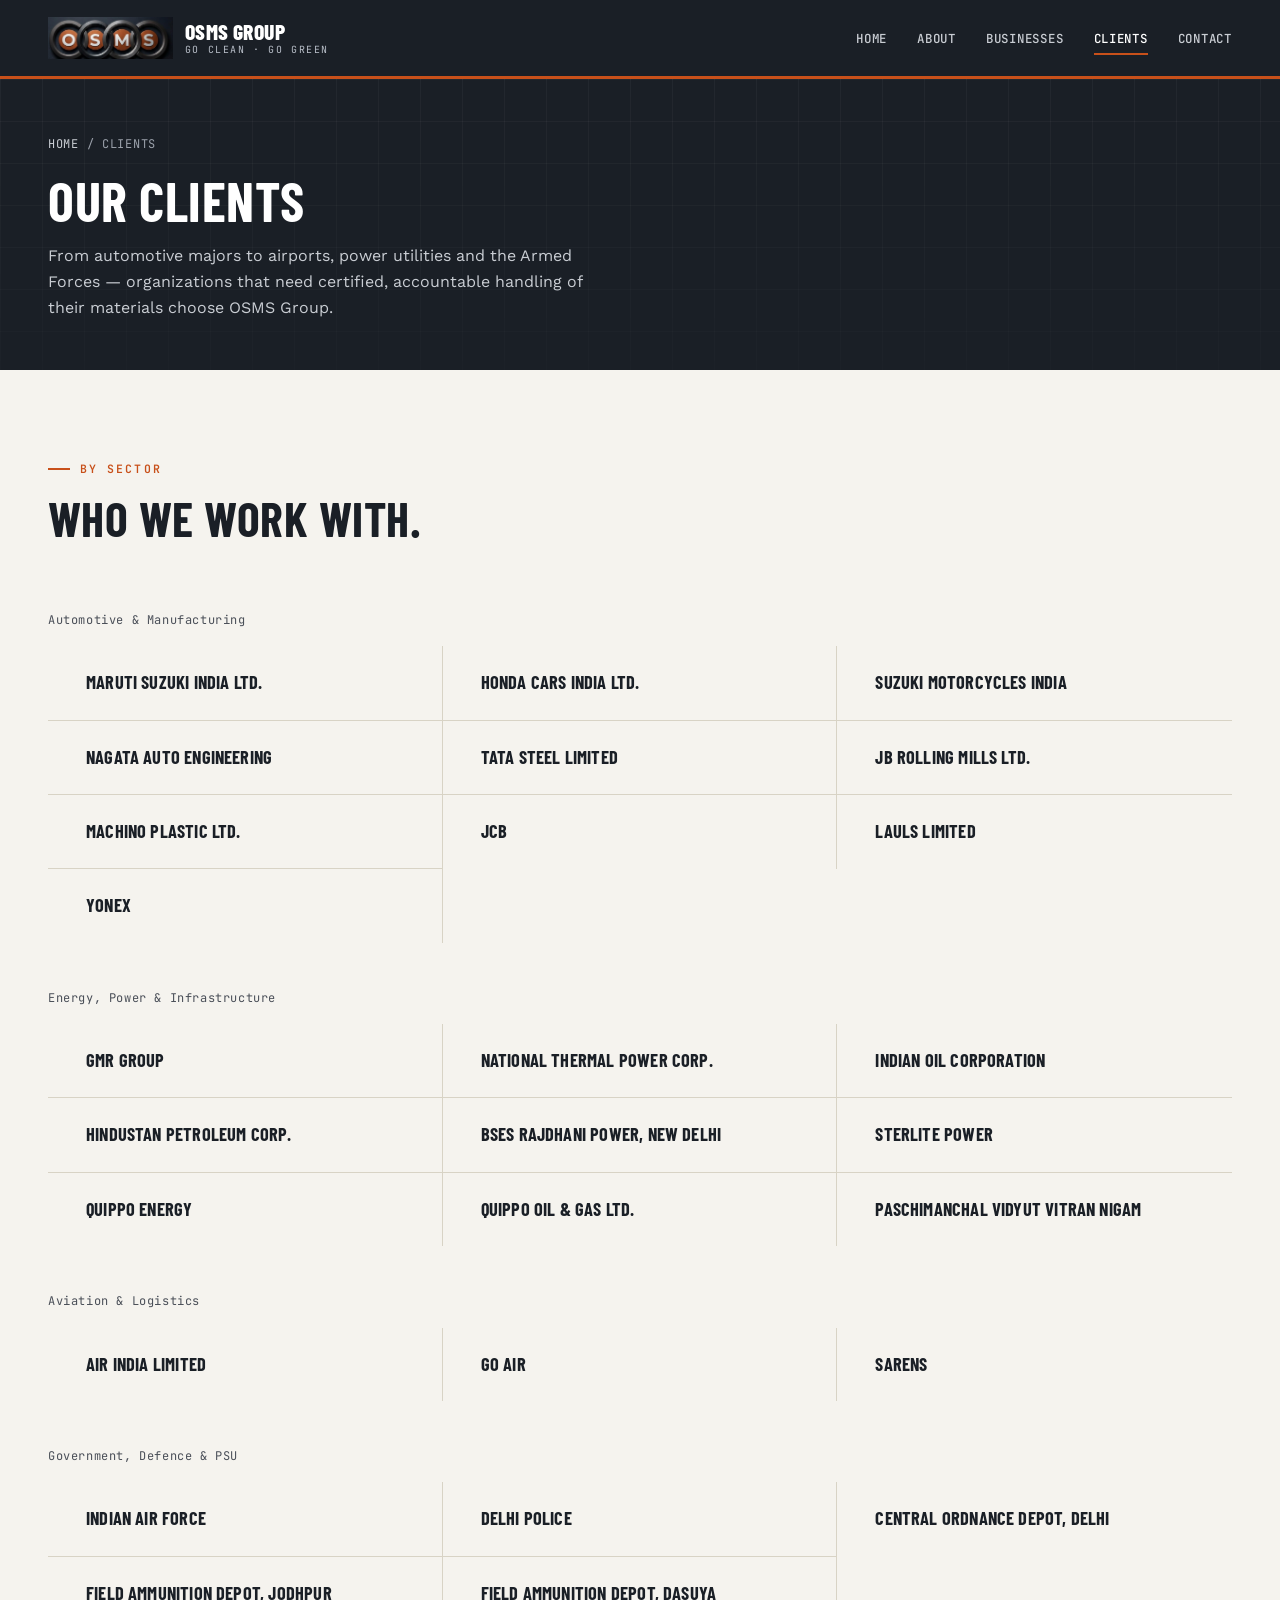
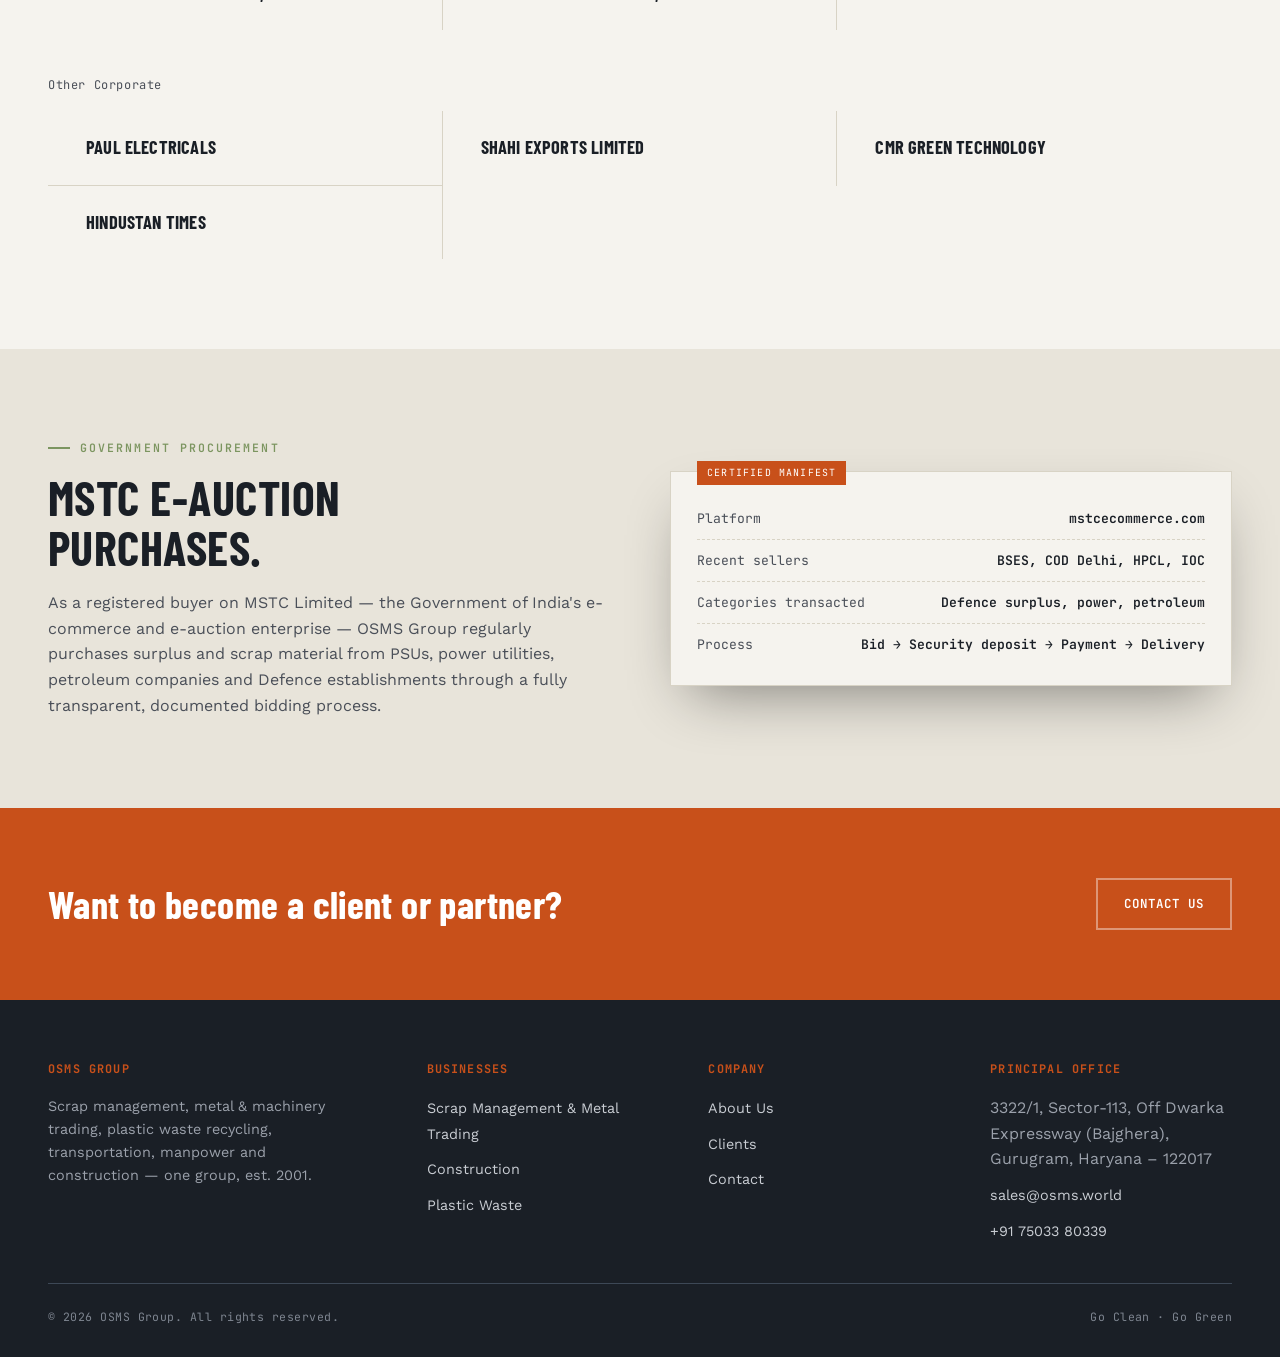
<file: clients.html>
<!DOCTYPE html>
<html lang="en">
<head>
<meta charset="UTF-8">
<meta name="viewport" content="width=device-width, initial-scale=1.0">
<title>Our Clients | OSMS Group</title>
<meta name="description" content="OSMS Group works with Maruti Suzuki, Tata Steel, NTPC, GMR Group, Air India, the Indian Air Force, Indian Oil Corporation and more.">
<link rel="icon" href="favicon.ico" sizes="any">
<link rel="icon" type="image/png" sizes="32x32" href="favicon-32x32.png">
<link rel="icon" type="image/png" sizes="16x16" href="favicon-16x16.png">
<link rel="apple-touch-icon" sizes="180x180" href="apple-touch-icon.png">
<link rel="stylesheet" href="style.css">
</head>
<body>

<header class="site-header">
  <div class="wrap">
    <a href="index.html" class="brand">
      <img src="header-logo.png" alt="OSMS Group" class="brand-mark-img">
      <div class="brand-text">
        <span class="name">OSMS Group</span>
        <span class="tag">Go Clean · Go Green</span>
      </div>
    </a>
    <nav class="main-nav">
      <ul>
        <li><a href="index.html">Home</a></li>
        <li><a href="about.html">About</a></li>
        <li><a href="businesses.html">Businesses</a></li>
        <li><a href="clients.html" class="active">Clients</a></li>
        <li><a href="contact.html">Contact</a></li>
      </ul>
    </nav>
    <button class="nav-toggle" aria-label="Toggle menu" aria-expanded="false">&#9776;</button>
  </div>
</header>

<section class="page-header">
  <div class="hero-grid-bg"></div>
  <div class="wrap" style="position:relative; z-index:2;">
    <p class="breadcrumb"><a href="index.html">Home</a> / Clients</p>
    <h1>Our Clients</h1>
    <p style="color:#C9CDD3; max-width:560px; margin-top:14px;">From automotive majors to airports, power utilities and the Armed Forces &mdash; organizations that need certified, accountable handling of their materials choose OSMS Group.</p>
  </div>
</section>

<section class="section">
  <div class="wrap">
    <div class="section-head fade-up">
      <div>
        <p class="eyebrow">By Sector</p>
        <h2 class="section-title">Who we work with.</h2>
      </div>
    </div>

    <div class="mt-40 fade-up">
      <p class="mono-tag" style="margin-bottom:16px;">Automotive &amp; Manufacturing</p>
      <div class="client-grid" style="margin-bottom:46px;">
        <div class="client-name">Maruti Suzuki India Ltd.</div>
        <div class="client-name">Honda Cars India Ltd.</div>
        <div class="client-name">Suzuki Motorcycles India</div>
        <div class="client-name">Nagata Auto Engineering</div>
        <div class="client-name">Tata Steel Limited</div>
        <div class="client-name">JB Rolling Mills Ltd.</div>
        <div class="client-name">Machino Plastic Ltd.</div>
        <div class="client-name">JCB</div>
        <div class="client-name">Lauls Limited</div>
        <div class="client-name">Yonex</div>
      </div>

      <p class="mono-tag" style="margin-bottom:16px;">Energy, Power &amp; Infrastructure</p>
      <div class="client-grid" style="margin-bottom:46px;">
        <div class="client-name">GMR Group</div>
        <div class="client-name">National Thermal Power Corp.</div>
        <div class="client-name">Indian Oil Corporation</div>
        <div class="client-name">Hindustan Petroleum Corp.</div>
        <div class="client-name">BSES Rajdhani Power, New Delhi</div>
        <div class="client-name">Sterlite Power</div>
        <div class="client-name">Quippo Energy</div>
        <div class="client-name">Quippo Oil &amp; Gas Ltd.</div>
        <div class="client-name">Paschimanchal Vidyut Vitran Nigam</div>
      </div>

      <p class="mono-tag" style="margin-bottom:16px;">Aviation &amp; Logistics</p>
      <div class="client-grid" style="margin-bottom:46px;">
        <div class="client-name">Air India Limited</div>
        <div class="client-name">Go Air</div>
        <div class="client-name">Sarens</div>
      </div>

      <p class="mono-tag" style="margin-bottom:16px;">Government, Defence &amp; PSU</p>
      <div class="client-grid" style="margin-bottom:46px;">
        <div class="client-name">Indian Air Force</div>
        <div class="client-name">Delhi Police</div>
        <div class="client-name">Central Ordnance Depot, Delhi</div>
        <div class="client-name">Field Ammunition Depot, Jodhpur</div>
        <div class="client-name">Field Ammunition Depot, Dasuya</div>
      </div>

      <p class="mono-tag" style="margin-bottom:16px;">Other Corporate</p>
      <div class="client-grid">
        <div class="client-name">Paul Electricals</div>
        <div class="client-name">Shahi Exports Limited</div>
        <div class="client-name">CMR Green Technology</div>
        <div class="client-name">Hindustan Times</div>
      </div>
    </div>
  </div>
</section>

<section class="section section-alt">
  <div class="wrap">
    <div class="split">
      <div class="fade-up">
        <p class="eyebrow olive">Government Procurement</p>
        <h2 class="section-title">MSTC e-auction<br>purchases.</h2>
        <p style="color:var(--ink-soft);">As a registered buyer on MSTC Limited &mdash; the Government of India's e-commerce and e-auction enterprise &mdash; OSMS Group regularly purchases surplus and scrap material from PSUs, power utilities, petroleum companies and Defence establishments through a fully transparent, documented bidding process.</p>
      </div>
      <div class="manifest-card fade-up">
        <div class="manifest-row"><span class="k">Platform</span><span class="v">mstcecommerce.com</span></div>
        <div class="manifest-row"><span class="k">Recent sellers</span><span class="v">BSES, COD Delhi, HPCL, IOC</span></div>
        <div class="manifest-row"><span class="k">Categories transacted</span><span class="v">Defence surplus, power, petroleum</span></div>
        <div class="manifest-row"><span class="k">Process</span><span class="v">Bid &rarr; Security deposit &rarr; Payment &rarr; Delivery</span></div>
      </div>
    </div>
  </div>
</section>

<section class="cta-band">
  <div class="wrap">
    <h2>Want to become a client or partner?</h2>
    <a href="contact.html" class="btn btn-outline-light">Contact Us</a>
  </div>
</section>

<footer class="site-footer">
  <div class="wrap">
    <div class="footer-grid">
      <div>
        <h5>OSMS Group</h5>
        <p style="font-size:0.9rem; max-width:280px; color:#9BA1AB;">Scrap management, metal &amp; machinery trading, plastic waste recycling, transportation, manpower and construction &mdash; one group, est. 2001.</p>
      </div>
      <div>
        <h5>Businesses</h5>
        <ul>
          <li><a href="businesses.html#scrap-management">Scrap Management &amp; Metal Trading</a></li>
          <li><a href="businesses.html#construction">Construction</a></li>
          <li><a href="businesses.html#plastic-waste">Plastic Waste</a></li>
        </ul>
      </div>
      <div>
        <h5>Company</h5>
        <ul>
          <li><a href="about.html">About Us</a></li>
          <li><a href="clients.html">Clients</a></li>
          <li><a href="contact.html">Contact</a></li>
        </ul>
      </div>
      <div>
        <h5>Principal Office</h5>
        <ul>
          <li style="color:#9BA1AB;">3322/1, Sector-113, Off Dwarka Expressway (Bajghera), Gurugram, Haryana &ndash; 122017</li>
          <li><a href="mailto:sales@osms.world">sales@osms.world</a></li>
          <li><a href="tel:+917503380339">+91 75033 80339</a></li>
        </ul>
      </div>
    </div>
    <div class="footer-bottom">
      <span>&copy; 2026 OSMS Group. All rights reserved.</span>
      <span>Go Clean &middot; Go Green</span>
    </div>
  </div>
</footer>

<script src="main.js"></script>
</body>
</html>
</file>
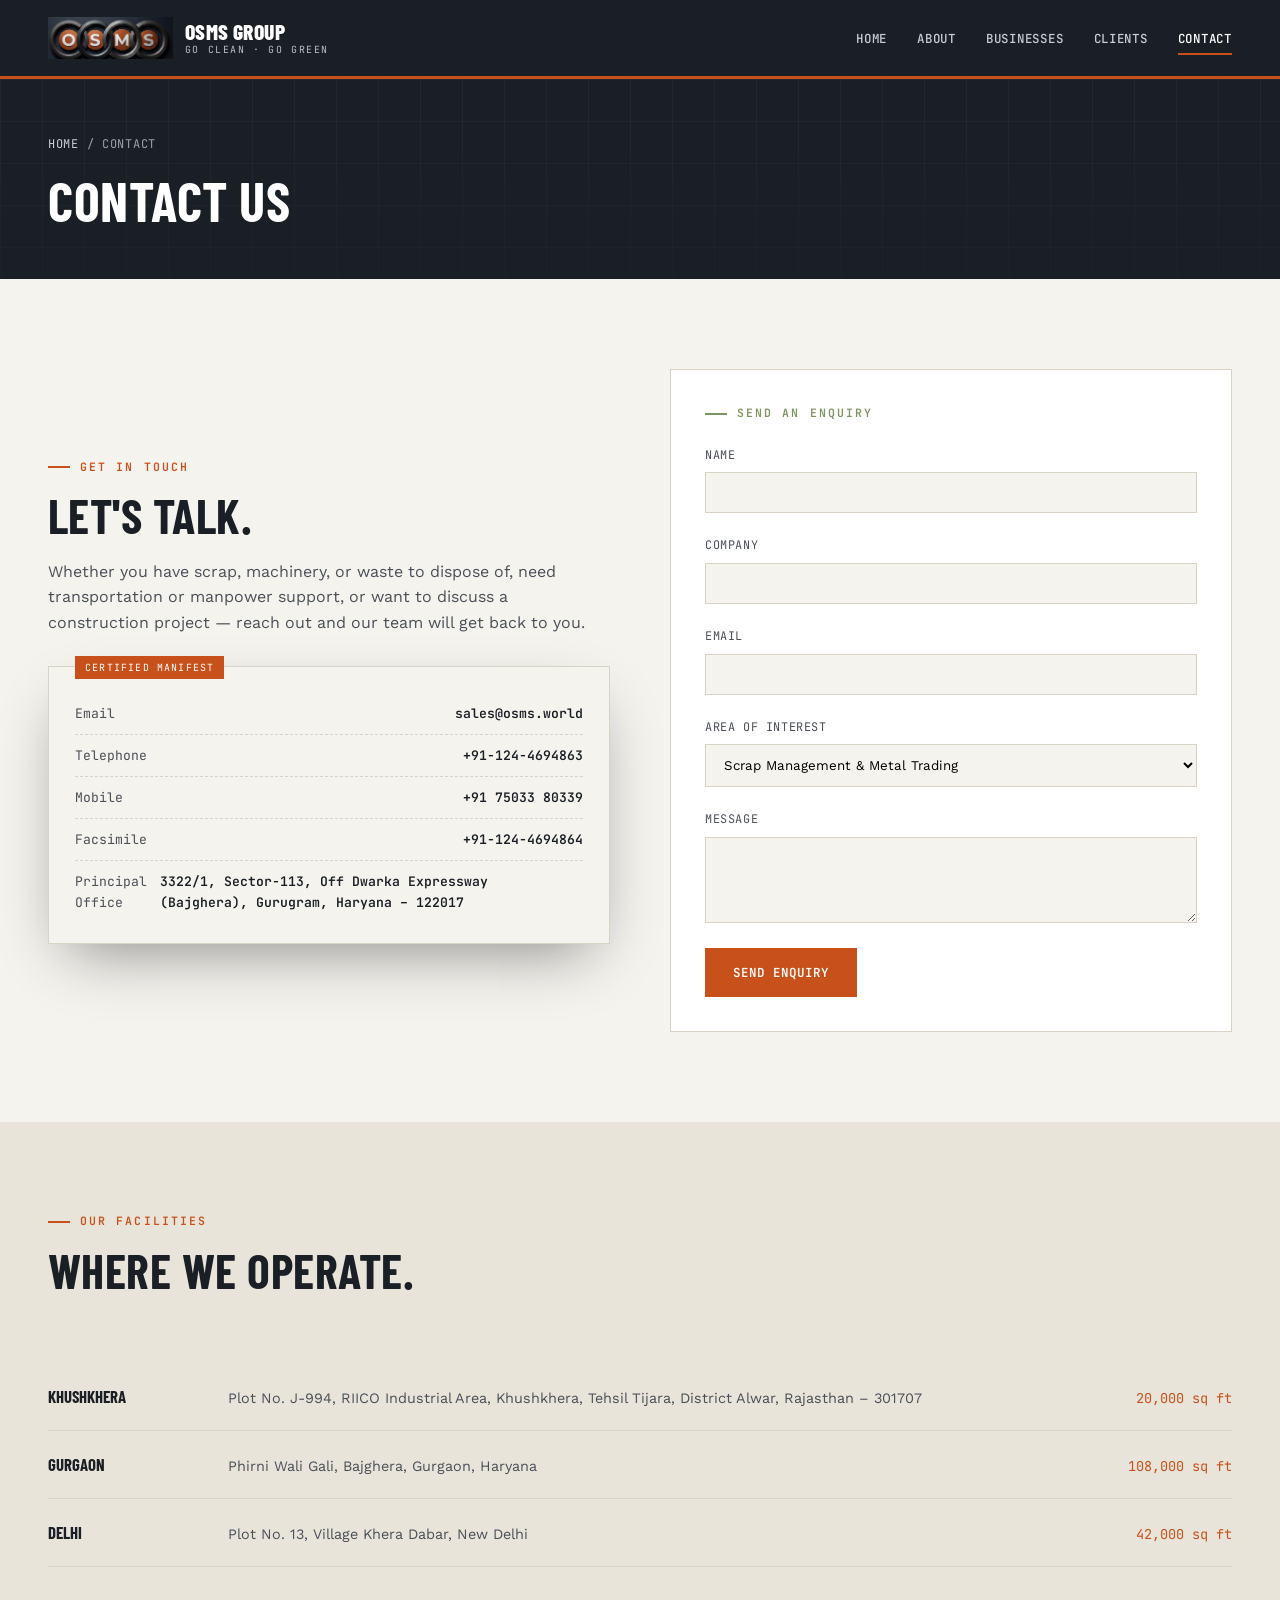
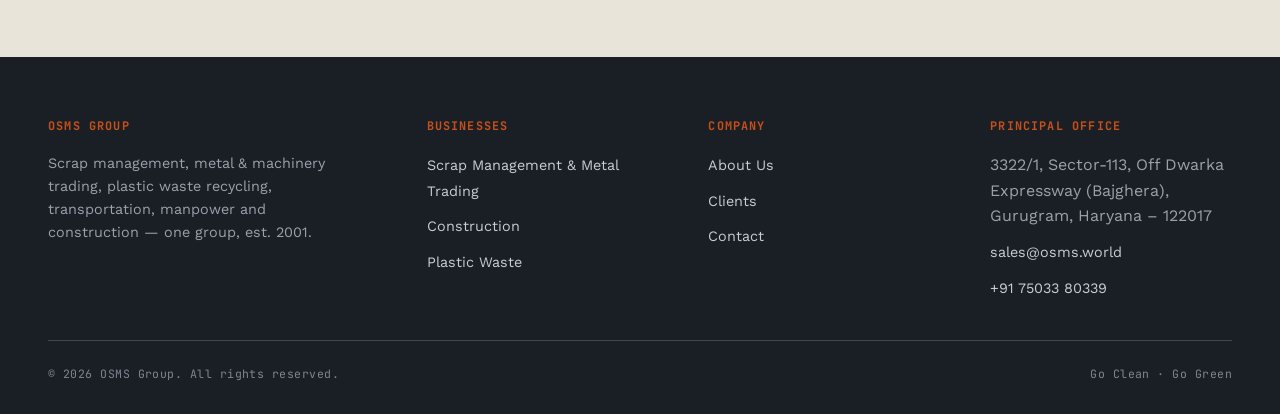
<file: contact.html>
<!DOCTYPE html>
<html lang="en">
<head>
<meta charset="UTF-8">
<meta name="viewport" content="width=device-width, initial-scale=1.0">
<title>Contact Us | OSMS Group</title>
<meta name="description" content="Contact OSMS Group &mdash; registered office in Gurgaon, facilities in Khushkhera (Alwar), Gurgaon and Delhi.">
<link rel="icon" href="favicon.ico" sizes="any">
<link rel="icon" type="image/png" sizes="32x32" href="favicon-32x32.png">
<link rel="icon" type="image/png" sizes="16x16" href="favicon-16x16.png">
<link rel="apple-touch-icon" sizes="180x180" href="apple-touch-icon.png">
<link rel="stylesheet" href="style.css">
</head>
<body>

<header class="site-header">
  <div class="wrap">
    <a href="index.html" class="brand">
      <img src="header-logo.png" alt="OSMS Group" class="brand-mark-img">
      <div class="brand-text">
        <span class="name">OSMS Group</span>
        <span class="tag">Go Clean · Go Green</span>
      </div>
    </a>
    <nav class="main-nav">
      <ul>
        <li><a href="index.html">Home</a></li>
        <li><a href="about.html">About</a></li>
        <li><a href="businesses.html">Businesses</a></li>
        <li><a href="clients.html">Clients</a></li>
        <li><a href="contact.html" class="active">Contact</a></li>
      </ul>
    </nav>
    <button class="nav-toggle" aria-label="Toggle menu" aria-expanded="false">&#9776;</button>
  </div>
</header>

<section class="page-header">
  <div class="hero-grid-bg"></div>
  <div class="wrap" style="position:relative; z-index:2;">
    <p class="breadcrumb"><a href="index.html">Home</a> / Contact</p>
    <h1>Contact Us</h1>
  </div>
</section>

<section class="section">
  <div class="wrap">
    <div class="split">
      <div class="fade-up">
        <p class="eyebrow">Get In Touch</p>
        <h2 class="section-title">Let's talk.</h2>
        <p style="color:var(--ink-soft); margin-bottom:30px;">Whether you have scrap, machinery, or waste to dispose of, need transportation or manpower support, or want to discuss a construction project &mdash; reach out and our team will get back to you.</p>

        <div class="manifest-card">
          <div class="manifest-row"><span class="k">Email</span><span class="v"><a href="mailto:sales@osms.world">sales@osms.world</a></span></div>
          <div class="manifest-row"><span class="k">Telephone</span><span class="v">+91-124-4694863</span></div>
          <div class="manifest-row"><span class="k">Mobile</span><span class="v"><a href="tel:+917503380339">+91 75033 80339</a></span></div>
          <div class="manifest-row"><span class="k">Facsimile</span><span class="v">+91-124-4694864</span></div>
          <div class="manifest-row"><span class="k">Principal Office</span><span class="v">3322/1, Sector-113, Off Dwarka Expressway (Bajghera), Gurugram, Haryana &ndash; 122017</span></div>
        </div>
      </div>

      <form class="fade-up" action="https://formspree.io/f/xlgkqkel" method="POST" style="background:var(--white); border:1px solid var(--paper-line); padding:34px;">
        <input type="hidden" name="_subject" value="New enquiry from osms.world">
        <input type="text" name="_gotcha" style="display:none">
        <p class="eyebrow olive">Send An Enquiry</p>
        <div style="display:flex; flex-direction:column; gap:18px; margin-top:18px;">
          <div>
            <label for="name" style="font-family:var(--font-mono); font-size:0.74rem; text-transform:uppercase; letter-spacing:0.05em; color:var(--ink-soft);">Name</label>
            <input type="text" id="name" name="name" required style="width:100%; padding:12px 14px; margin-top:6px; border:1px solid var(--paper-line); font-family:var(--font-body); background:var(--paper);">
          </div>
          <div>
            <label for="company" style="font-family:var(--font-mono); font-size:0.74rem; text-transform:uppercase; letter-spacing:0.05em; color:var(--ink-soft);">Company</label>
            <input type="text" id="company" name="company" style="width:100%; padding:12px 14px; margin-top:6px; border:1px solid var(--paper-line); font-family:var(--font-body); background:var(--paper);">
          </div>
          <div>
            <label for="email" style="font-family:var(--font-mono); font-size:0.74rem; text-transform:uppercase; letter-spacing:0.05em; color:var(--ink-soft);">Email</label>
            <input type="email" id="email" name="email" required style="width:100%; padding:12px 14px; margin-top:6px; border:1px solid var(--paper-line); font-family:var(--font-body); background:var(--paper);">
          </div>
          <div>
            <label for="interest" style="font-family:var(--font-mono); font-size:0.74rem; text-transform:uppercase; letter-spacing:0.05em; color:var(--ink-soft);">Area of Interest</label>
            <select id="interest" name="interest" style="width:100%; padding:12px 14px; margin-top:6px; border:1px solid var(--paper-line); font-family:var(--font-body); background:var(--paper);">
              <option>Scrap Management &amp; Metal Trading</option>
              <option>Used Machinery Trading</option>
              <option>Transportation</option>
              <option>Manpower Services</option>
              <option>Construction Work</option>
              <option>Plastic Waste Management</option>
              <option>Other</option>
            </select>
          </div>
          <div>
            <label for="message" style="font-family:var(--font-mono); font-size:0.74rem; text-transform:uppercase; letter-spacing:0.05em; color:var(--ink-soft);">Message</label>
            <textarea id="message" name="message" rows="4" required style="width:100%; padding:12px 14px; margin-top:6px; border:1px solid var(--paper-line); font-family:var(--font-body); background:var(--paper); resize:vertical;"></textarea>
          </div>
          <button type="submit" class="btn btn-rust" style="align-self:flex-start;">Send Enquiry</button>
        </div>
      </form>
    </div>
  </div>
</section>

<section class="section section-alt">
  <div class="wrap">
    <div class="section-head fade-up">
      <div>
        <p class="eyebrow">Our Facilities</p>
        <h2 class="section-title">Where we operate.</h2>
      </div>
    </div>
    <div class="facility-list fade-up">
      <div class="facility-row">
        <span class="f-name">Khushkhera</span>
        <span class="f-addr">Plot No. J-994, RIICO Industrial Area, Khushkhera, Tehsil Tijara, District Alwar, Rajasthan &ndash; 301707</span>
        <span class="f-size">20,000 sq ft</span>
      </div>
      <div class="facility-row">
        <span class="f-name">Gurgaon</span>
        <span class="f-addr">Phirni Wali Gali, Bajghera, Gurgaon, Haryana</span>
        <span class="f-size">108,000 sq ft</span>
      </div>
      <div class="facility-row">
        <span class="f-name">Delhi</span>
        <span class="f-addr">Plot No. 13, Village Khera Dabar, New Delhi</span>
        <span class="f-size">42,000 sq ft</span>
      </div>
    </div>
  </div>
</section>

<footer class="site-footer">
  <div class="wrap">
    <div class="footer-grid">
      <div>
        <h5>OSMS Group</h5>
        <p style="font-size:0.9rem; max-width:280px; color:#9BA1AB;">Scrap management, metal &amp; machinery trading, plastic waste recycling, transportation, manpower and construction &mdash; one group, est. 2001.</p>
      </div>
      <div>
        <h5>Businesses</h5>
        <ul>
          <li><a href="businesses.html#scrap-management">Scrap Management &amp; Metal Trading</a></li>
          <li><a href="businesses.html#construction">Construction</a></li>
          <li><a href="businesses.html#plastic-waste">Plastic Waste</a></li>
        </ul>
      </div>
      <div>
        <h5>Company</h5>
        <ul>
          <li><a href="about.html">About Us</a></li>
          <li><a href="clients.html">Clients</a></li>
          <li><a href="contact.html">Contact</a></li>
        </ul>
      </div>
      <div>
        <h5>Principal Office</h5>
        <ul>
          <li style="color:#9BA1AB;">3322/1, Sector-113, Off Dwarka Expressway (Bajghera), Gurugram, Haryana &ndash; 122017</li>
          <li><a href="mailto:sales@osms.world">sales@osms.world</a></li>
          <li><a href="tel:+917503380339">+91 75033 80339</a></li>
        </ul>
      </div>
    </div>
    <div class="footer-bottom">
      <span>&copy; 2026 OSMS Group. All rights reserved.</span>
      <span>Go Clean &middot; Go Green</span>
    </div>
  </div>
</footer>

<script src="main.js"></script>
</body>
</html>
</file>
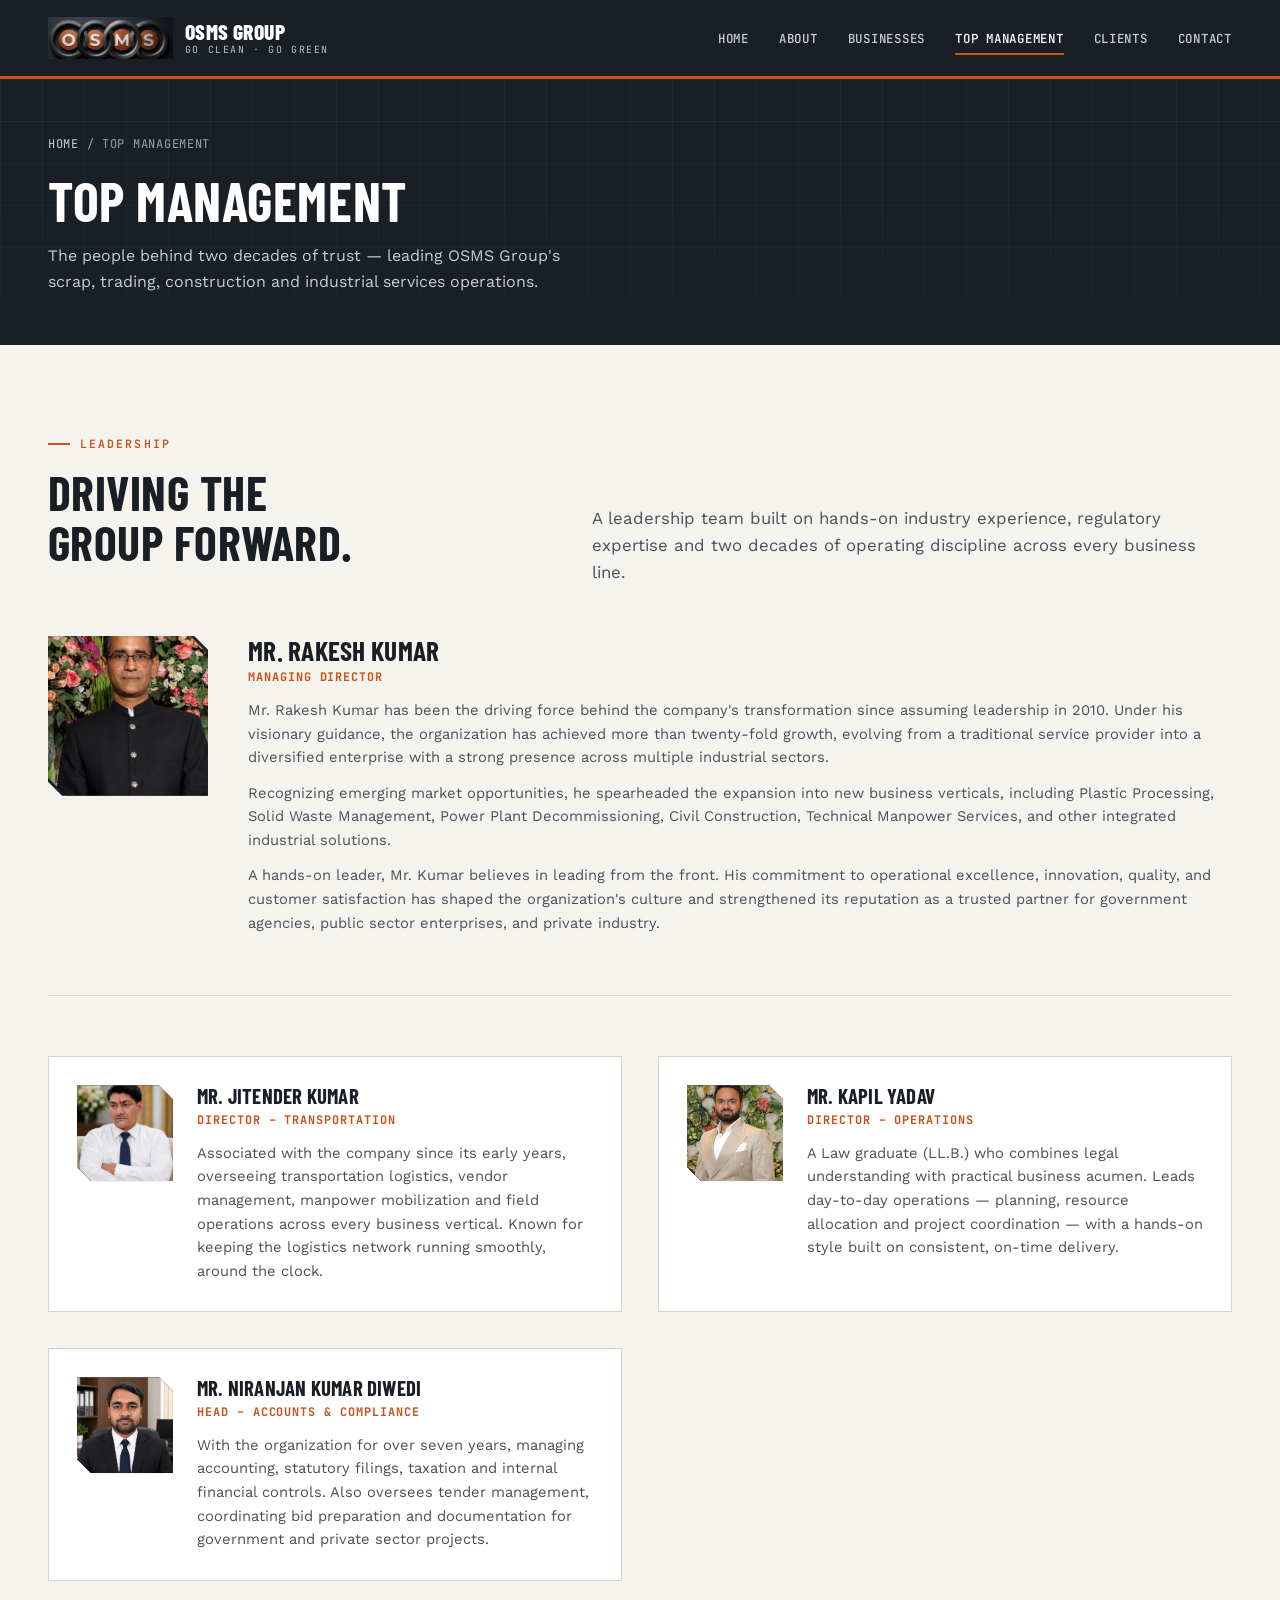
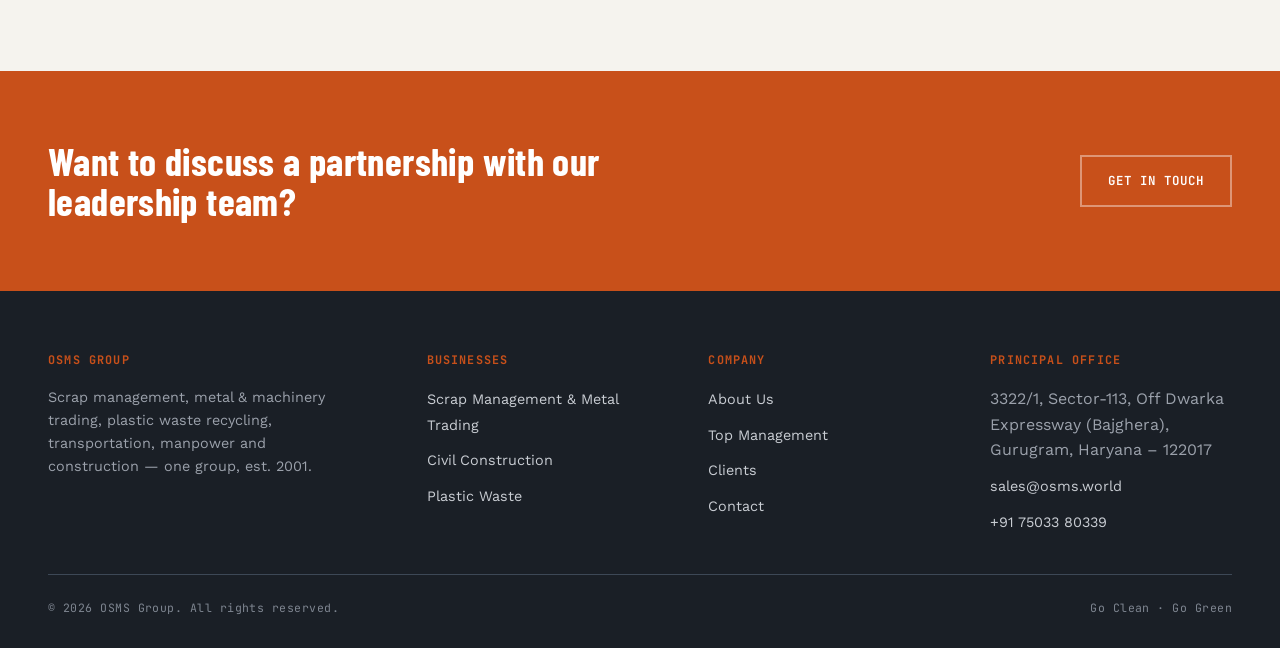
<file: management.html>
<!DOCTYPE html>
<html lang="en">
<head>
<meta charset="UTF-8">
<meta name="viewport" content="width=device-width, initial-scale=1.0">
<title>Top Management | OSMS Group</title>
<meta name="description" content="Meet the leadership team behind OSMS Group — the people driving two decades of trust across scrap management, metal trading, civil construction and industrial services.">

<meta property="og:type" content="website">
<meta property="og:url" content="https://www.osms.world/management.html">
<meta property="og:title" content="Top Management | OSMS Group">
<meta property="og:description" content="The leadership team driving OSMS Group's two decades of trust across scrap management, metal trading, civil construction and industrial services.">
<meta property="og:image" content="https://www.osms.world/header-logo.png">
<meta property="og:site_name" content="OSMS Group">

<meta name="twitter:card" content="summary">
<meta name="twitter:title" content="Top Management | OSMS Group">
<meta name="twitter:description" content="Meet the leadership team behind OSMS Group's industrial and trading operations.">
<meta name="twitter:image" content="https://www.osms.world/header-logo.png">

<link rel="icon" href="favicon.ico" sizes="any">
<link rel="icon" type="image/png" sizes="32x32" href="favicon-32x32.png">
<link rel="icon" type="image/png" sizes="16x16" href="favicon-16x16.png">
<link rel="apple-touch-icon" sizes="180x180" href="apple-touch-icon.png">
<link rel="stylesheet" href="style.css">
</head>
<body>

<header class="site-header">
  <div class="wrap">
    <a href="index.html" class="brand">
      <img src="header-logo.png" alt="OSMS Group" class="brand-mark-img">
      <div class="brand-text">
        <span class="name">OSMS Group</span>
        <span class="tag">Go Clean · Go Green</span>
      </div>
    </a>
    <nav class="main-nav">
      <ul>
        <li><a href="index.html">Home</a></li>
        <li><a href="about.html">About</a></li>
        <li><a href="businesses.html">Businesses</a></li>
        <li><a href="management.html" class="active">Top Management</a></li>
        <li><a href="clients.html">Clients</a></li>
        <li><a href="contact.html">Contact</a></li>
      </ul>
    </nav>
    <button class="nav-toggle" aria-label="Toggle menu" aria-expanded="false">&#9776;</button>
  </div>
</header>

<section class="page-header">
  <div class="hero-grid-bg"></div>
  <div class="wrap" style="position:relative; z-index:2;">
    <p class="breadcrumb"><a href="index.html">Home</a> / Top Management</p>
    <h1>Top Management</h1>
    <p style="color:#C9CDD3; max-width:560px; margin-top:14px;">The people behind two decades of trust &mdash; leading OSMS Group's scrap, trading, construction and industrial services operations.</p>
  </div>
</section>

<!-- LEADERSHIP GRID -->
<section class="section">
  <div class="wrap">
    <div class="section-head fade-up">
      <div>
        <p class="eyebrow">Leadership</p>
        <h2 class="section-title">Driving the<br>Group Forward.</h2>
      </div>
      <p class="section-lede">A leadership team built on hands-on industry experience, regulatory expertise and two decades of operating discipline across every business line.</p>
    </div>

    <!-- FEATURED: Managing Director -->
    <div class="leader-featured fade-up">
      <div class="leader-photo leader-photo-lg">
        <img src="management/rakesh-kumar.jpg" alt="Mr. Rakesh Kumar, Managing Director">
      </div>
      <div class="leader-info">
        <h3>Mr. Rakesh Kumar</h3>
        <p class="leader-title">Managing Director</p>
        <p class="leader-bio">Mr. Rakesh Kumar has been the driving force behind the company's transformation since assuming leadership in 2010. Under his visionary guidance, the organization has achieved more than twenty-fold growth, evolving from a traditional service provider into a diversified enterprise with a strong presence across multiple industrial sectors.</p>
        <p class="leader-bio">Recognizing emerging market opportunities, he spearheaded the expansion into new business verticals, including Plastic Processing, Solid Waste Management, Power Plant Decommissioning, Civil Construction, Technical Manpower Services, and other integrated industrial solutions.</p>
        <p class="leader-bio">A hands-on leader, Mr. Kumar believes in leading from the front. His commitment to operational excellence, innovation, quality, and customer satisfaction has shaped the organization's culture and strengthened its reputation as a trusted partner for government agencies, public sector enterprises, and private industry.</p>
      </div>
    </div>

    <div class="divider"></div>

    <div class="leader-grid fade-up">

      <!-- Jitender Kumar -->
      <div class="leader-card">
        <div class="leader-photo">
          <img src="management/jitender-kumar.jpg" alt="Mr. Jitender Kumar, Director – Transportation">
        </div>
        <div class="leader-info">
          <h3>Mr. Jitender Kumar</h3>
          <p class="leader-title">Director &ndash; Transportation</p>
          <p class="leader-bio">Associated with the company since its early years, overseeing transportation logistics, vendor management, manpower mobilization and field operations across every business vertical. Known for keeping the logistics network running smoothly, around the clock.</p>
        </div>
      </div>

      <!-- Kapil Yadav -->
      <div class="leader-card">
        <div class="leader-photo">
          <img src="management/kapil-yadav.jpg" alt="Mr. Kapil Yadav, Director – Operations">
        </div>
        <div class="leader-info">
          <h3>Mr. Kapil Yadav</h3>
          <p class="leader-title">Director &ndash; Operations</p>
          <p class="leader-bio">A Law graduate (LL.B.) who combines legal understanding with practical business acumen. Leads day-to-day operations &mdash; planning, resource allocation and project coordination &mdash; with a hands-on style built on consistent, on-time delivery.</p>
        </div>
      </div>

      <!-- Niranjan Kumar Diwedi -->
      <div class="leader-card">
        <div class="leader-photo">
          <img src="management/niranjan-diwedi.jpg" alt="Mr. Niranjan Kumar Diwedi, Head – Accounts & Compliance">
        </div>
        <div class="leader-info">
          <h3>Mr. Niranjan Kumar Diwedi</h3>
          <p class="leader-title">Head &ndash; Accounts &amp; Compliance</p>
          <p class="leader-bio">With the organization for over seven years, managing accounting, statutory filings, taxation and internal financial controls. Also oversees tender management, coordinating bid preparation and documentation for government and private sector projects.</p>
        </div>
      </div>

    </div>
  </div>
</section>

<!-- CTA -->
<section class="cta-band">
  <div class="wrap">
    <h2>Want to discuss a partnership with our leadership team?</h2>
    <a href="contact.html" class="btn btn-outline-light">Get In Touch</a>
  </div>
</section>

<footer class="site-footer">
  <div class="wrap">
    <div class="footer-grid">
      <div>
        <h5>OSMS Group</h5>
        <p style="font-size:0.9rem; max-width:280px; color:#9BA1AB;">Scrap management, metal &amp; machinery trading, plastic waste recycling, transportation, manpower and construction &mdash; one group, est. 2001.</p>
      </div>
      <div>
        <h5>Businesses</h5>
        <ul>
          <li><a href="businesses.html#scrap-management">Scrap Management &amp; Metal Trading</a></li>
          <li><a href="businesses.html#construction">Civil Construction</a></li>
          <li><a href="businesses.html#plastic-waste">Plastic Waste</a></li>
        </ul>
      </div>
      <div>
        <h5>Company</h5>
        <ul>
          <li><a href="about.html">About Us</a></li>
          <li><a href="management.html">Top Management</a></li>
          <li><a href="clients.html">Clients</a></li>
          <li><a href="contact.html">Contact</a></li>
        </ul>
      </div>
      <div>
        <h5>Principal Office</h5>
        <ul>
          <li style="color:#9BA1AB;">3322/1, Sector-113, Off Dwarka Expressway (Bajghera), Gurugram, Haryana &ndash; 122017</li>
          <li><a href="mailto:sales@osms.world">sales@osms.world</a></li>
          <li><a href="tel:+917503380339">+91 75033 80339</a></li>
        </ul>
      </div>
    </div>
    <div class="footer-bottom">
      <span>&copy; 2026 OSMS Group. All rights reserved.</span>
      <span>Go Clean &middot; Go Green</span>
    </div>
  </div>
</footer>

<script src="main.js"></script>
</body>
</html>
</file>
<file: style.css>
/* ===========================================================
   OSMS GROUP — Design System
   Palette: graphite / rust-orange / industrial olive / warm paper
   Type: condensed industrial display + grotesque body + mono utility
   =========================================================== */

@import url('https://fonts.googleapis.com/css2?family=Archivo+Black&family=Barlow+Condensed:wght@500;600;700;800&family=Work+Sans:wght@400;500;600;700&family=JetBrains+Mono:wght@400;500;600&display=swap');

:root{
  --graphite: #1A1F26;
  --slate: #2B3440;
  --slate-light: #3D4856;
  --rust: #C8501A;
  --rust-dark: #A83F12;
  --olive: #7C9560;
  --olive-dark: #5E7349;
  --paper: #F5F3EE;
  --paper-dim: #E8E4DA;
  --paper-line: #D8D3C5;
  --ink: #1A1F26;
  --ink-soft: #4A4F58;
  --white: #FFFFFF;

  --font-display: 'Barlow Condensed', sans-serif;
  --font-stamp: 'Archivo Black', sans-serif;
  --font-body: 'Work Sans', sans-serif;
  --font-mono: 'JetBrains Mono', monospace;

  --max-width: 1240px;
  --radius: 2px;
}

*{ margin:0; padding:0; box-sizing:border-box; }

html{ scroll-behavior:smooth; }

body{
  font-family: var(--font-body);
  background: var(--paper);
  color: var(--ink);
  line-height: 1.6;
  font-size: 16px;
  -webkit-font-smoothing: antialiased;
}

img{ max-width:100%; display:block; }
a{ color:inherit; text-decoration:none; }
ul{ list-style:none; }

.wrap{
  max-width: var(--max-width);
  margin: 0 auto;
  padding: 0 28px;
}

/* ---------- Typography ---------- */

h1, h2, h3, h4{
  font-family: var(--font-display);
  font-weight: 700;
  letter-spacing: 0.01em;
  line-height: 1.05;
  color: var(--graphite);
}

.eyebrow{
  font-family: var(--font-mono);
  font-size: 0.72rem;
  font-weight: 600;
  letter-spacing: 0.18em;
  text-transform: uppercase;
  color: var(--rust);
  display: flex;
  align-items: center;
  gap: 10px;
  margin-bottom: 14px;
}
.eyebrow::before{
  content:'';
  width: 22px;
  height: 2px;
  background: var(--rust);
  display:inline-block;
}
.eyebrow.on-dark{ color: #E8975F; }
.eyebrow.olive{ color: var(--olive); }
.eyebrow.olive::before{ background: var(--olive); }

.section-title{
  font-size: clamp(2rem, 4vw, 3rem);
  text-transform: uppercase;
  margin-bottom: 18px;
}

.section-lede{
  font-family: var(--font-body);
  font-size: 1.05rem;
  color: var(--ink-soft);
  max-width: 640px;
  font-weight: 400;
}

.mono-tag{
  font-family: var(--font-mono);
  font-size: 0.75rem;
  letter-spacing: 0.05em;
  color: var(--ink-soft);
}

/* ---------- Header / Nav ---------- */

.site-header{
  position: sticky;
  top: 0;
  z-index: 100;
  background: var(--graphite);
  border-bottom: 3px solid var(--rust);
}

.site-header .wrap{
  display:flex;
  align-items:center;
  justify-content:space-between;
  height: 76px;
}

.brand{
  display:flex;
  align-items:center;
  gap: 12px;
}

.brand-mark{
  width: 40px;
  height: 40px;
  background: var(--rust);
  display:flex;
  align-items:center;
  justify-content:center;
  font-family: var(--font-stamp);
  color: var(--graphite);
  font-size: 1.1rem;
  flex-shrink: 0;
  transform: rotate(0deg);
}

.brand-mark-img{
  height: 42px;
  width: auto;
  display: block;
  flex-shrink: 0;
}

.brand-text{
  display:flex;
  flex-direction: column;
  line-height: 1.1;
}

.brand-text .name{
  font-family: var(--font-display);
  font-weight: 800;
  font-size: 1.35rem;
  color: var(--white);
  letter-spacing: 0.02em;
  text-transform: uppercase;
}

.brand-text .tag{
  font-family: var(--font-mono);
  font-size: 0.62rem;
  letter-spacing: 0.16em;
  color: #B8BEC8;
  text-transform: uppercase;
  margin-top: 2px;
}

.main-nav ul{
  display:flex;
  gap: 30px;
}

.main-nav a{
  font-family: var(--font-mono);
  font-size: 0.78rem;
  letter-spacing: 0.06em;
  text-transform: uppercase;
  color: #C9CDD3;
  font-weight: 500;
  transition: color 0.2s;
  padding: 6px 0;
  border-bottom: 2px solid transparent;
}

.main-nav a:hover,
.main-nav a.active{
  color: var(--white);
  border-bottom-color: var(--rust);
}

.nav-toggle{
  display:none;
  background:none;
  border:none;
  color: var(--white);
  font-size: 1.6rem;
  cursor:pointer;
}

@media (max-width: 880px){
  .main-nav{
    position: fixed;
    top: 76px;
    left: 0;
    right: 0;
    background: var(--graphite);
    border-bottom: 3px solid var(--rust);
    transform: translateY(-110%);
    transition: transform 0.25s ease, visibility 0.25s;
    z-index: 99;
    visibility: hidden;
  }
  .main-nav.open{ transform: translateY(0); visibility: visible; }
  .main-nav ul{
    flex-direction: column;
    padding: 18px 28px 26px;
    gap: 18px;
  }
  .nav-toggle{ display:block; }
}

/* ---------- Buttons ---------- */

.btn{
  display:inline-flex;
  align-items:center;
  gap: 10px;
  font-family: var(--font-mono);
  font-size: 0.78rem;
  letter-spacing: 0.08em;
  text-transform: uppercase;
  font-weight: 600;
  padding: 14px 26px;
  border: 2px solid transparent;
  cursor: pointer;
  transition: all 0.2s ease;
  white-space: nowrap;
}

.btn-rust{
  background: var(--rust);
  color: var(--white);
  border-color: var(--rust);
}
.btn-rust:hover{ background: var(--rust-dark); border-color: var(--rust-dark); }

.btn-outline-light{
  background: transparent;
  color: var(--white);
  border-color: rgba(255,255,255,0.4);
}
.btn-outline-light:hover{ border-color: var(--white); }

.btn-outline-dark{
  background: transparent;
  color: var(--graphite);
  border-color: var(--graphite);
}
.btn-outline-dark:hover{ background: var(--graphite); color: var(--white); }

.btn-olive{
  background: var(--olive);
  color: var(--white);
  border-color: var(--olive);
}
.btn-olive:hover{ background: var(--olive-dark); border-color: var(--olive-dark); }

/* ---------- Hero (manifest / weighbridge ticket motif) ---------- */

.hero{
  background: linear-gradient(135deg, #20262E 0%, #1A1F26 45%, #14181E 100%);
  color: var(--white);
  position: relative;
  overflow: hidden;
  padding: 88px 0 0;
}

.hero-glow{
  position: absolute;
  top: -10%;
  right: -5%;
  width: 60%;
  height: 80%;
  background: radial-gradient(circle, rgba(200,80,26,0.22) 0%, rgba(200,80,26,0.06) 45%, transparent 70%);
  pointer-events: none;
  z-index: 1;
}

.hero-grid-bg{
  position:absolute;
  inset:0;
  background-image:
    linear-gradient(rgba(255,255,255,0.045) 1px, transparent 1px),
    linear-gradient(90deg, rgba(255,255,255,0.045) 1px, transparent 1px);
  background-size: 42px 42px;
  mask-image: linear-gradient(to bottom, rgba(0,0,0,0.9), rgba(0,0,0,0.3));
  pointer-events:none;
}

.hero .wrap{
  position: relative;
  z-index: 2;
}

.hero-glow{
  z-index: 1;
}

.hero-inner{
  display:grid;
  grid-template-columns: 1.2fr 0.8fr;
  gap: 50px;
  align-items: end;
  padding-bottom: 60px;
}

@media (max-width: 880px){
  .hero-inner{
    grid-template-columns: 1fr;
    padding-bottom: 44px;
  }
}

.hero h1{
  font-size: clamp(2.6rem, 6vw, 4.6rem);
  text-transform: uppercase;
  color: var(--white);
  margin-bottom: 22px;
}

.hero h1 span{ color: var(--rust); }

.hl-olive{
  color: var(--olive);
  font-weight: 600;
}

.hl-rust{
  color: var(--rust);
  font-weight: 600;
}

.hero-sub{
  font-size: 1.1rem;
  color: #C9CDD3;
  max-width: 520px;
  margin-bottom: 30px;
}

.hero-cta{
  display:flex;
  gap: 16px;
  flex-wrap: wrap;
}

/* manifest ticket card */
.manifest-card{
  background: var(--paper);
  color: var(--ink);
  padding: 26px 26px 20px;
  border: 1px solid var(--paper-line);
  position: relative;
  box-shadow: 0 24px 60px -20px rgba(0,0,0,0.45);
}
.manifest-card::before{
  content: 'CERTIFIED MANIFEST';
  position:absolute;
  top: -11px;
  left: 26px;
  background: var(--rust);
  color: var(--white);
  font-family: var(--font-mono);
  font-size: 0.62rem;
  letter-spacing: 0.12em;
  padding: 4px 10px;
}
.manifest-row{
  display:flex;
  justify-content: space-between;
  padding: 10px 0;
  border-bottom: 1px dashed var(--paper-line);
  font-family: var(--font-mono);
  font-size: 0.82rem;
}
.manifest-row:last-child{ border-bottom:none; }
.manifest-row .k{ color: var(--ink-soft); }
.manifest-row .v{ font-weight:600; }

/* ---------- Ledger marquee (signature element) ---------- */

.ledger-strip{
  background: var(--rust);
  border-top: 1px solid rgba(0,0,0,0.15);
  border-bottom: 1px solid rgba(0,0,0,0.15);
  overflow: hidden;
  white-space: nowrap;
  position: relative;
}

.ledger-track{
  display: inline-flex;
  animation: ledger-scroll 38s linear infinite;
}

.ledger-track span{
  font-family: var(--font-mono);
  font-size: 0.82rem;
  letter-spacing: 0.1em;
  text-transform: uppercase;
  color: var(--white);
  padding: 12px 28px;
  display:inline-flex;
  align-items:center;
  gap: 10px;
  border-right: 1px solid rgba(255,255,255,0.3);
  font-weight: 600;
}

@keyframes ledger-scroll{
  from{ transform: translateX(0); }
  to{ transform: translateX(-50%); }
}

@media (prefers-reduced-motion: reduce){
  .ledger-track{ animation: none; }
}

/* ---------- Stat bar ---------- */

.stat-bar{
  background: var(--slate);
  color: var(--white);
  padding: 46px 0;
}

.stat-grid{
  display:grid;
  grid-template-columns: repeat(4, 1fr);
  gap: 30px;
}

.stat{
  border-left: 2px solid var(--rust);
  padding-left: 18px;
}

.stat .num{
  font-family: var(--font-stamp);
  font-size: clamp(1.8rem, 3vw, 2.6rem);
  color: var(--white);
  display:block;
}

.stat .label{
  font-family: var(--font-mono);
  font-size: 0.72rem;
  letter-spacing: 0.08em;
  text-transform: uppercase;
  color: #AEB4BC;
  margin-top: 6px;
}

@media (max-width: 780px){
  .stat-grid{ grid-template-columns: repeat(2, 1fr); }
}

/* ---------- Sections ---------- */

.section{ padding: 90px 0; }
.section-dark{ background: var(--graphite); color: var(--white); }
.section-dark h2{ color: var(--white); }
.section-alt{ background: var(--paper-dim); }

.section-head{
  display:flex;
  justify-content: space-between;
  align-items: flex-end;
  gap: 30px;
  margin-bottom: 50px;
  flex-wrap: wrap;
}

/* ---------- Business cards (group overview) ---------- */

.biz-grid{
  display:grid;
  grid-template-columns: repeat(3, 1fr);
  gap: 2px;
  background: var(--graphite);
}

.biz-card:nth-child(7){
  grid-column: 1 / -1;
  display: flex;
  align-items: center;
  gap: 40px;
  justify-content: space-between;
}
.biz-card:nth-child(7) > div:first-child{ flex: 1; }

@media (max-width: 700px){
  .biz-card:nth-child(7){ flex-direction: column; align-items: flex-start; }
}

.biz-card{
  background: var(--paper);
  padding: 38px 32px;
  position: relative;
  transition: background 0.25s, transform 0.25s, box-shadow 0.25s;
  border-top: 3px solid transparent;
}

.biz-card:hover{
  background: var(--white);
  transform: translateY(-4px);
  box-shadow: 0 20px 40px -16px rgba(0,0,0,0.35);
  border-top-color: var(--rust);
  z-index: 2;
}

.biz-icon{
  width: 56px;
  height: 56px;
  background: linear-gradient(145deg, #242B34 0%, var(--graphite) 60%, #14181E 100%);
  display: flex;
  align-items: center;
  justify-content: center;
  margin-bottom: 20px;
  position: relative;
  box-shadow: inset 0 1px 0 rgba(255,255,255,0.08), 0 8px 18px -8px rgba(0,0,0,0.45);
  clip-path: polygon(0 0, calc(100% - 11px) 0, 100% 11px, 100% 100%, 11px 100%, 0 calc(100% - 11px));
}

.biz-icon::after{
  content: '';
  position: absolute;
  top: 0; left: 0; right: 0; bottom: 0;
  border: 1px solid rgba(200,80,26,0.4);
  clip-path: polygon(0 0, calc(100% - 11px) 0, 100% 11px, 100% 100%, 11px 100%, 0 calc(100% - 11px));
  pointer-events: none;
}

.biz-icon svg{
  width: 28px;
  height: 28px;
  color: var(--rust);
  fill: none;
  stroke: currentColor;
  stroke-width: 1.6;
  position: relative;
  z-index: 1;
}

.biz-icon.olive-icon::after{ border-color: rgba(124,149,96,0.45); }
.biz-icon.olive-icon svg{ color: var(--olive); }

.biz-card .biz-no{
  font-family: var(--font-mono);
  font-size: 0.75rem;
  color: var(--rust);
  font-weight: 700;
  margin-bottom: 18px;
  display:block;
}

.biz-card h3{
  font-size: 1.5rem;
  text-transform: uppercase;
  margin-bottom: 12px;
}

.biz-card p{
  color: var(--ink-soft);
  font-size: 0.95rem;
  margin-bottom: 20px;
}

.biz-card .biz-link{
  font-family: var(--font-mono);
  font-size: 0.74rem;
  letter-spacing: 0.06em;
  text-transform: uppercase;
  font-weight: 600;
  color: var(--graphite);
  display:inline-flex;
  align-items:center;
  gap: 8px;
}
.biz-card .biz-link::after{ content:'→'; transition: transform 0.2s; }
.biz-card:hover .biz-link::after{ transform: translateX(4px); }

@media (max-width: 900px){
  .biz-grid{ grid-template-columns: 1fr; }
}

/* ---------- Material / service tags ---------- */

.tag-cloud{
  display:flex;
  flex-wrap:wrap;
  gap: 10px;
}

.tag-pill{
  font-family: var(--font-mono);
  font-size: 0.78rem;
  letter-spacing: 0.04em;
  text-transform: uppercase;
  padding: 9px 16px;
  border: 1px solid var(--ink);
  color: var(--ink);
  background: transparent;
}

.tag-pill.on-dark{
  border-color: rgba(255,255,255,0.3);
  color: var(--white);
}

.jump-nav{
  display: flex;
  flex-wrap: wrap;
  gap: 12px;
}

.jump-pill{
  font-family: var(--font-mono);
  font-size: 0.8rem;
  font-weight: 700;
  letter-spacing: 0.04em;
  text-transform: uppercase;
  padding: 12px 22px;
  border: 2px solid var(--graphite);
  color: var(--graphite);
  background: var(--paper);
  transition: background 0.2s, color 0.2s, border-color 0.2s, transform 0.15s;
}

.jump-pill:hover{
  background: var(--rust);
  border-color: var(--rust);
  color: var(--white);
  transform: translateY(-2px);
}

.jump-pill .jp-num{
  color: var(--rust);
  margin-right: 8px;
  font-weight: 700;
}

.jump-pill:hover .jp-num{
  color: var(--white);
}

/* ---------- Two column layout ---------- */

.split{
  display:grid;
  grid-template-columns: 1fr 1fr;
  gap: 60px;
  align-items: center;
}

@media (max-width: 880px){
  .split{ grid-template-columns: 1fr; gap: 40px; }
}

/* ---------- Process steps ---------- */

.process-row{
  display:grid;
  grid-template-columns: repeat(3, 1fr);
  gap: 0;
  border-top: 2px solid var(--graphite);
  border-bottom: 2px solid var(--graphite);
}

.process-step{
  padding: 30px 26px;
  border-right: 1px solid var(--paper-line);
  position: relative;
}
.process-step:last-child{ border-right:none; }

.process-step .step-num{
  font-family: var(--font-stamp);
  font-size: 2.2rem;
  color: var(--paper-line);
  display:block;
  margin-bottom: 10px;
}

@media (max-width: 780px){
  .process-row{ grid-template-columns: 1fr; }
  .process-step{ border-right:none; border-bottom: 1px solid var(--paper-line); }
}

/* ---------- 5S Table ---------- */

.s5-table{
  width:100%;
  border-collapse: collapse;
}
.s5-table tr{ border-bottom: 1px solid var(--paper-line); }
.s5-table tr:last-child{ border-bottom: none; }
.s5-table td{ padding: 22px 18px; vertical-align: top; }

.s5-num{
  font-family: var(--font-stamp);
  font-size: 1.6rem;
  color: var(--rust);
  width: 70px;
}
.s5-name{
  font-family: var(--font-display);
  font-weight: 700;
  font-size: 1.2rem;
  text-transform: uppercase;
  width: 160px;
}
.s5-desc{ color: var(--ink-soft); font-size: 0.95rem; }

@media (max-width: 700px){
  .s5-table, .s5-table tbody, .s5-table tr, .s5-table td{ display:block; width:auto; }
  .s5-table tr{ padding: 18px 0; }
}

/* ---------- Client logos / list ---------- */

.client-strip{
  background: var(--paper-dim);
  padding: 60px 0;
  border-top: 1px solid var(--paper-line);
  border-bottom: 1px solid var(--paper-line);
}

.client-grid{
  display:grid;
  grid-template-columns: repeat(3, 1fr);
  gap: 0;
}

.client-name{
  display: flex;
  align-items: baseline;
  gap: 14px;
  padding: 22px 24px;
  border-bottom: 1px solid var(--paper-line);
  border-right: 1px solid var(--paper-line);
  font-family: var(--font-display);
  font-weight: 700;
  font-size: 1.15rem;
  letter-spacing: 0.01em;
  color: var(--graphite);
  text-transform: uppercase;
  transition: background 0.2s, padding-left 0.2s;
  position: relative;
}

.client-name::before{
  content: attr(data-index);
  font-family: var(--font-mono);
  font-size: 0.68rem;
  font-weight: 600;
  color: var(--rust);
  letter-spacing: 0.05em;
  flex-shrink: 0;
}

.client-name:nth-child(3n){ border-right: none; }
.client-name:nth-last-child(-n+3){ border-bottom: none; }

.client-name:hover{
  background: var(--white);
  padding-left: 32px;
  color: var(--rust-dark);
}

@media (max-width: 880px){
  .client-grid{ grid-template-columns: repeat(2, 1fr); }
  .client-name:nth-child(3n){ border-right: 1px solid var(--paper-line); }
  .client-name:nth-child(2n){ border-right: none; }
  .client-name:nth-last-child(-n+3){ border-bottom: 1px solid var(--paper-line); }
  .client-name:nth-last-child(-n+2){ border-bottom: none; }
}

@media (max-width: 560px){
  .client-grid{ grid-template-columns: 1fr; }
  .client-name{ border-right: none !important; }
  .client-name:last-child{ border-bottom: none; }
}

/* ---------- Cards (services/certifications) ---------- */

.card-grid{
  display:grid;
  grid-template-columns: repeat(4, 1fr);
  gap: 22px;
}

@media (max-width: 980px){ .card-grid{ grid-template-columns: repeat(2, 1fr); } }
@media (max-width: 560px){ .card-grid{ grid-template-columns: 1fr; } }

.info-card{
  background: var(--white);
  border: 1px solid var(--paper-line);
  padding: 28px 24px;
}

.info-card .icon-mark{
  width: 52px;
  height: 52px;
  background: linear-gradient(145deg, #242B34 0%, var(--graphite) 60%, #14181E 100%);
  display:flex;
  align-items:center;
  justify-content:center;
  margin-bottom: 20px;
  color: var(--rust);
  position: relative;
  box-shadow: inset 0 1px 0 rgba(255,255,255,0.08), 0 6px 14px -6px rgba(0,0,0,0.4);
  clip-path: polygon(0 0, calc(100% - 10px) 0, 100% 10px, 100% 100%, 10px 100%, 0 calc(100% - 10px));
}

.info-card .icon-mark svg{
  width: 26px;
  height: 26px;
  position: relative;
  z-index: 1;
}

.info-card .icon-mark::after{
  content: '';
  position: absolute;
  top: 0; left: 0; right: 0; bottom: 0;
  border: 1px solid rgba(200,80,26,0.35);
  clip-path: polygon(0 0, calc(100% - 10px) 0, 100% 10px, 100% 100%, 10px 100%, 0 calc(100% - 10px));
  pointer-events: none;
}

.section-icon-row{
  display: flex;
  align-items: flex-start;
  gap: 18px;
}

.section-icon{
  width: 64px;
  height: 64px;
  background: linear-gradient(145deg, #242B34 0%, var(--graphite) 60%, #14181E 100%);
  display: flex;
  align-items: center;
  justify-content: center;
  flex-shrink: 0;
  position: relative;
  box-shadow: inset 0 1px 0 rgba(255,255,255,0.08), 0 8px 18px -8px rgba(0,0,0,0.5);
  clip-path: polygon(0 0, calc(100% - 12px) 0, 100% 12px, 100% 100%, 12px 100%, 0 calc(100% - 12px));
}

.section-icon::after{
  content: '';
  position: absolute;
  top: 0; left: 0; right: 0; bottom: 0;
  border: 1px solid rgba(200,80,26,0.4);
  clip-path: polygon(0 0, calc(100% - 12px) 0, 100% 12px, 100% 100%, 12px 100%, 0 calc(100% - 12px));
  pointer-events: none;
}

.section-icon svg{
  width: 32px;
  height: 32px;
  color: var(--rust);
  fill: none;
  stroke: currentColor;
  stroke-width: 1.6;
  position: relative;
  z-index: 1;
}

.section-icon.olive-icon::after{
  border-color: rgba(124,149,96,0.45);
}
.section-icon.olive-icon svg{
  color: var(--olive);
}

.info-card h4{
  font-size: 1.15rem;
  text-transform: uppercase;
  margin-bottom: 10px;
}

.info-card p{
  font-size: 0.9rem;
  color: var(--ink-soft);
}

/* ---------- Facility / location table ---------- */

.facility-list{ display:flex; flex-direction:column; gap: 0; }
.facility-row{
  display:grid;
  grid-template-columns: 160px 1fr 140px;
  gap: 20px;
  padding: 20px 0;
  border-bottom: 1px solid var(--paper-line);
  align-items: baseline;
}
.facility-row .f-name{ font-family: var(--font-display); font-weight:700; text-transform:uppercase; font-size: 1.05rem; }
.facility-row .f-addr{ color: var(--ink-soft); font-size: 0.9rem; }
.facility-row .f-size{ font-family: var(--font-mono); color: var(--rust); font-size: 0.85rem; text-align:right; }

@media (max-width: 700px){
  .facility-row{ grid-template-columns: 1fr; gap: 6px; }
  .facility-row .f-size{ text-align:left; }
}

/* ---------- CTA band ---------- */

.cta-band{
  background: var(--rust);
  color: var(--white);
  padding: 70px 0;
}
.cta-band .wrap{
  display:flex;
  justify-content: space-between;
  align-items: center;
  gap: 30px;
  flex-wrap: wrap;
}
.cta-band h2{ color: var(--white); font-size: clamp(1.6rem, 3.4vw, 2.4rem); max-width: 560px; }

/* ---------- Footer ---------- */

.site-footer{
  background: var(--graphite);
  color: #C9CDD3;
  padding: 60px 0 30px;
}

.footer-grid{
  display:grid;
  grid-template-columns: 1.4fr 1fr 1fr 1fr;
  gap: 40px;
  padding-bottom: 40px;
  border-bottom: 1px solid var(--slate-light);
}

.footer-grid h5{
  font-family: var(--font-mono);
  font-size: 0.74rem;
  letter-spacing: 0.1em;
  text-transform: uppercase;
  color: var(--rust);
  margin-bottom: 16px;
}

.footer-grid ul{ display:flex; flex-direction:column; gap: 10px; }
.footer-grid a{ font-size: 0.9rem; color: #C9CDD3; }
.footer-grid a:hover{ color: var(--white); }

.footer-bottom{
  display:flex;
  justify-content: space-between;
  padding-top: 24px;
  font-family: var(--font-mono);
  font-size: 0.72rem;
  letter-spacing: 0.04em;
  color: #7E8590;
  flex-wrap: wrap;
  gap: 10px;
}

@media (max-width: 880px){
  .footer-grid{ grid-template-columns: repeat(2, 1fr); }
}
@media (max-width: 560px){
  .footer-grid{ grid-template-columns: 1fr; }
}

/* ---------- Page header (sub-pages) ---------- */

.page-header{
  background: var(--graphite);
  color: var(--white);
  padding: 56px 0 50px;
  position: relative;
  overflow: hidden;
}

.page-header h1{
  color: var(--white);
  text-transform: uppercase;
  font-size: clamp(2.2rem, 5vw, 3.4rem);
}

.breadcrumb{
  font-family: var(--font-mono);
  font-size: 0.75rem;
  letter-spacing: 0.06em;
  text-transform: uppercase;
  color: #9BA1AB;
  margin-bottom: 18px;
}
.breadcrumb a{ color: #C9CDD3; }
.breadcrumb a:hover{ color: var(--rust); }

/* ---------- Company badge (sub-brand identity strip) ---------- */

.subco-badge{
  display:inline-flex;
  align-items:center;
  gap: 10px;
  font-family: var(--font-mono);
  font-size: 0.74rem;
  letter-spacing: 0.1em;
  text-transform: uppercase;
  padding: 8px 14px;
  border: 1px solid rgba(255,255,255,0.25);
  margin-bottom: 20px;
}
.subco-badge .dot{ width:8px; height:8px; border-radius:50%; }

/* ---------- Leadership / Top Management ---------- */

.leader-grid{
  display: grid;
  grid-template-columns: repeat(2, 1fr);
  gap: 36px;
  margin-top: 10px;
}

@media (max-width: 780px){
  .leader-grid{ grid-template-columns: 1fr; }
}

.leader-card{
  display: flex;
  gap: 24px;
  background: var(--white);
  border: 1px solid var(--paper-line);
  padding: 28px;
  transition: box-shadow 0.25s, transform 0.25s, border-color 0.25s;
}

.leader-card:hover{
  transform: translateY(-3px);
  box-shadow: 0 20px 40px -18px rgba(0,0,0,0.25);
  border-color: var(--rust);
}

.leader-photo{
  width: 96px;
  height: 96px;
  flex-shrink: 0;
  background: linear-gradient(145deg, #242B34 0%, var(--graphite) 60%, #14181E 100%);
  display: flex;
  align-items: center;
  justify-content: center;
  position: relative;
  box-shadow: inset 0 1px 0 rgba(255,255,255,0.08), 0 8px 18px -8px rgba(0,0,0,0.45);
  clip-path: polygon(0 0, calc(100% - 14px) 0, 100% 14px, 100% 100%, 14px 100%, 0 calc(100% - 14px));
}

.leader-photo::after{
  content: '';
  position: absolute;
  top: 0; left: 0; right: 0; bottom: 0;
  border: 1px solid rgba(200,80,26,0.4);
  clip-path: polygon(0 0, calc(100% - 14px) 0, 100% 14px, 100% 100%, 14px 100%, 0 calc(100% - 14px));
  pointer-events: none;
}

.leader-photo img{
  width: 100%;
  height: 100%;
  object-fit: cover;
  position: relative;
  z-index: 1;
  clip-path: polygon(0 0, calc(100% - 14px) 0, 100% 14px, 100% 100%, 14px 100%, 0 calc(100% - 14px));
}

.leader-initials{
  font-family: var(--font-stamp);
  font-size: 1.6rem;
  color: var(--rust);
  position: relative;
  z-index: 1;
}

.leader-featured{
  display: flex;
  gap: 40px;
  align-items: flex-start;
  margin-bottom: 10px;
}

.leader-photo-lg{
  width: 160px;
  height: 160px;
}

.leader-photo-lg::after{
  clip-path: polygon(0 0, calc(100% - 18px) 0, 100% 18px, 100% 100%, 18px 100%, 0 calc(100% - 18px));
}

.leader-photo-lg img{
  clip-path: polygon(0 0, calc(100% - 18px) 0, 100% 18px, 100% 100%, 18px 100%, 0 calc(100% - 18px));
}

.leader-featured .leader-info h3{
  font-size: 1.7rem;
}

.leader-featured .leader-bio{
  margin-bottom: 12px;
}

.leader-featured .leader-bio:last-child{
  margin-bottom: 0;
}

@media (max-width: 700px){
  .leader-featured{ flex-direction: column; gap: 20px; }
}

.leader-info h3{
  font-size: 1.3rem;
  text-transform: uppercase;
  margin-bottom: 4px;
}

.leader-title{
  font-family: var(--font-mono);
  font-size: 0.74rem;
  letter-spacing: 0.08em;
  text-transform: uppercase;
  color: var(--rust);
  font-weight: 700;
  margin-bottom: 12px;
}

.leader-bio{
  font-size: 0.92rem;
  color: var(--ink-soft);
}

/* ---------- Utility ---------- */

.text-center{ text-align:center; margin-left:auto; margin-right:auto; }
.mt-40{ margin-top:40px; }
.divider{ height:1px; background: var(--paper-line); margin: 60px 0; }

/* content is visible by default; no JS-dependent opacity hiding */
.fade-up{ opacity:1; }

:focus-visible{
  outline: 3px solid var(--rust);
  outline-offset: 2px;
}
</file>
